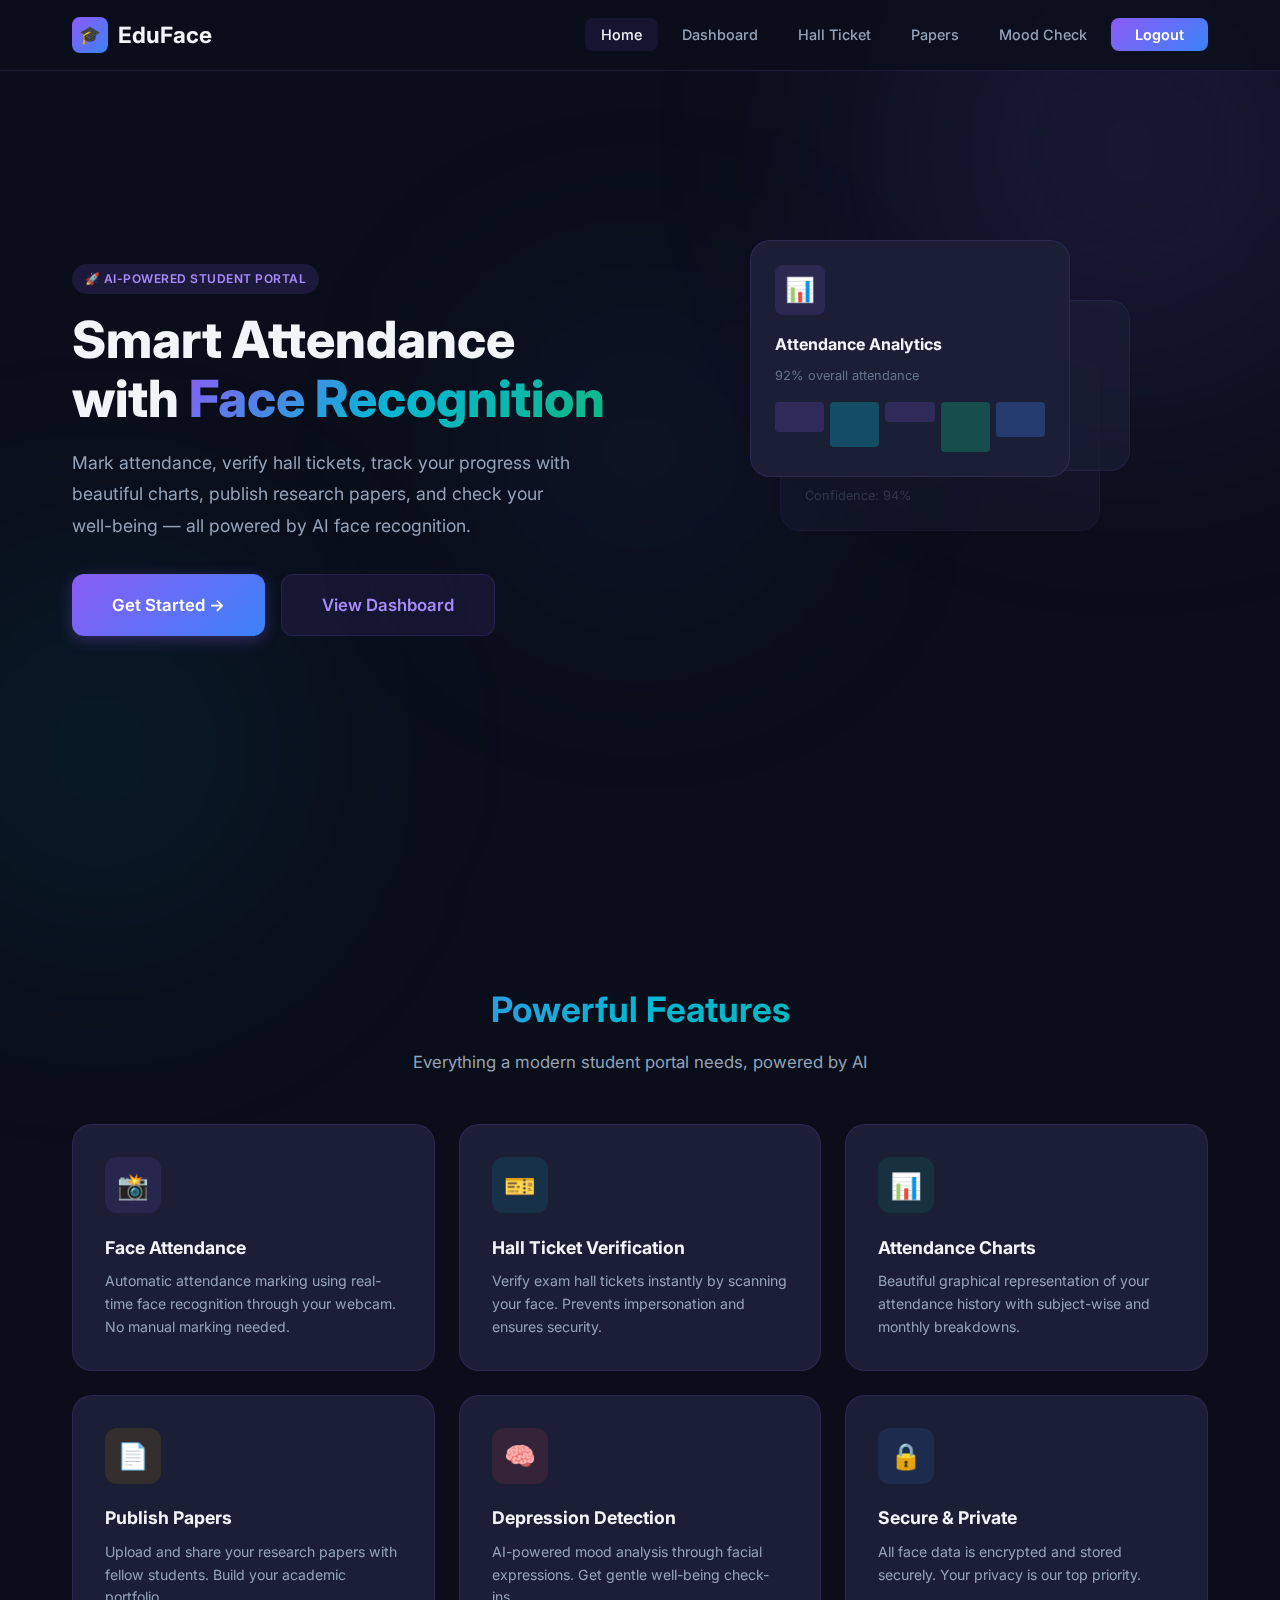
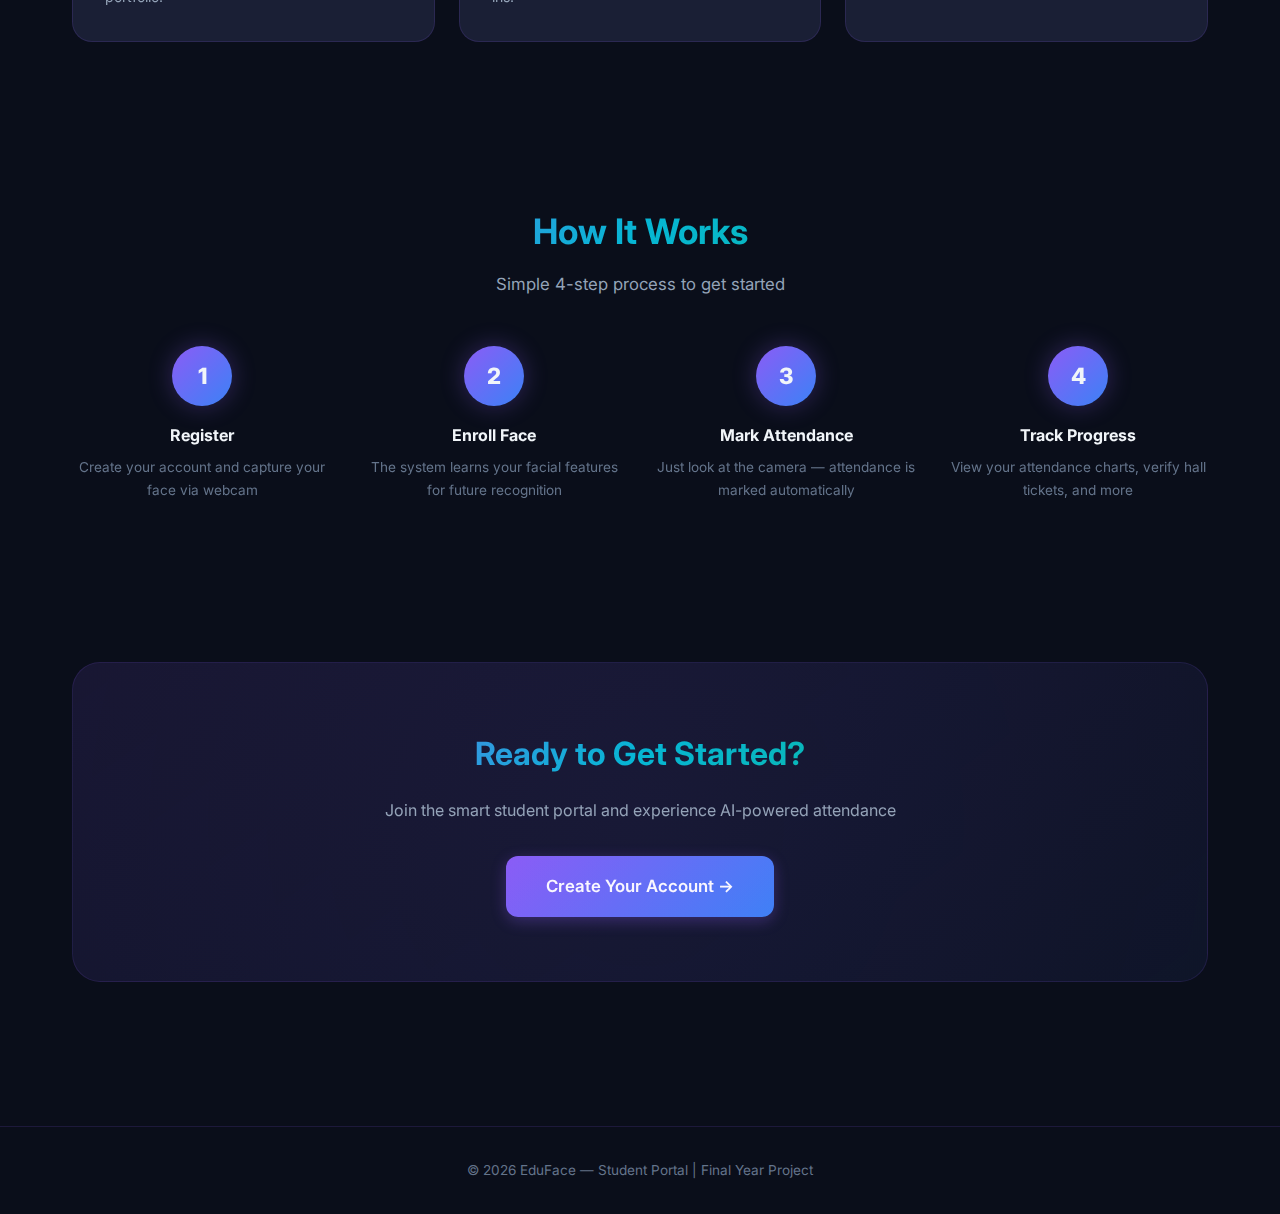
<file: index.html>
<!DOCTYPE html>
<html lang="en">

<head>
    <meta charset="UTF-8">
    <meta name="viewport" content="width=device-width, initial-scale=1.0">
    <title>EduFace — Smart Student Portal</title>
    <link rel="stylesheet" href="css/global.css">
    <style>
        /* ===== Hero ===== */
        .hero {
            min-height: 100vh;
            display: flex;
            align-items: center;
            position: relative;
            overflow: hidden;
        }

        .hero-grid {
            display: grid;
            grid-template-columns: 1fr 1fr;
            gap: 4rem;
            align-items: center;
        }

        .hero-text h1 {
            font-size: 3.2rem;
            font-weight: 800;
            line-height: 1.15;
            margin-bottom: 1.2rem;
        }

        .hero-text p {
            color: var(--text-secondary);
            font-size: 1.1rem;
            line-height: 1.8;
            margin-bottom: 2rem;
            max-width: 500px;
        }

        .hero-actions {
            display: flex;
            gap: 1rem;
            flex-wrap: wrap;
        }

        .hero-visual {
            position: relative;
            display: flex;
            justify-content: center;
        }

        .hero-card-stack {
            position: relative;
            width: 380px;
            height: 420px;
        }

        .hero-card-stack .hcard {
            position: absolute;
            width: 320px;
            background: var(--bg-card);
            border: 1px solid var(--border-color);
            border-radius: var(--radius-lg);
            padding: 1.5rem;
            animation: float 4s ease-in-out infinite;
        }

        .hcard-1 {
            top: 0;
            left: 0;
            z-index: 3;
            animation-delay: 0s;
        }

        .hcard-2 {
            top: 60px;
            left: 60px;
            z-index: 2;
            opacity: 0.7;
            animation-delay: 1s;
        }

        .hcard-3 {
            top: 120px;
            left: 30px;
            z-index: 1;
            opacity: 0.4;
            animation-delay: 2s;
        }

        .hcard .hcard-icon {
            width: 50px;
            height: 50px;
            border-radius: var(--radius-sm);
            display: grid;
            place-items: center;
            font-size: 1.5rem;
            margin-bottom: 1rem;
        }

        .hcard h3 {
            font-size: 1rem;
            margin-bottom: 0.4rem;
        }

        .hcard p {
            font-size: 0.8rem;
            color: var(--text-muted);
        }

        .hcard .bar-row {
            display: flex;
            gap: 6px;
            margin-top: 1rem;
        }

        .hcard .bar {
            flex: 1;
            height: 30px;
            border-radius: 4px;
            background: rgba(139, 92, 246, 0.2);
        }

        .hcard .bar:nth-child(1) {
            height: 30px;
        }

        .hcard .bar:nth-child(2) {
            height: 45px;
            background: rgba(6, 182, 212, 0.3);
        }

        .hcard .bar:nth-child(3) {
            height: 20px;
        }

        .hcard .bar:nth-child(4) {
            height: 50px;
            background: rgba(16, 185, 129, 0.3);
        }

        .hcard .bar:nth-child(5) {
            height: 35px;
            background: rgba(59, 130, 246, 0.3);
        }

        @keyframes float {

            0%,
            100% {
                transform: translateY(0);
            }

            50% {
                transform: translateY(-12px);
            }
        }

        /* ===== Features ===== */
        .features {
            padding: 5rem 0;
        }

        .feature-grid {
            display: grid;
            grid-template-columns: repeat(3, 1fr);
            gap: 1.5rem;
        }

        .feature-card {
            background: var(--bg-card);
            border: 1px solid var(--border-color);
            border-radius: var(--radius-lg);
            padding: 2rem;
            transition: var(--transition);
            position: relative;
            overflow: hidden;
        }

        .feature-card::before {
            content: '';
            position: absolute;
            top: 0;
            left: 0;
            right: 0;
            height: 3px;
            background: var(--gradient-primary);
            opacity: 0;
            transition: var(--transition);
        }

        .feature-card:hover {
            border-color: var(--border-glow);
            transform: translateY(-6px);
            box-shadow: var(--shadow-glow);
        }

        .feature-card:hover::before {
            opacity: 1;
        }

        .feature-icon {
            width: 56px;
            height: 56px;
            border-radius: var(--radius-md);
            display: grid;
            place-items: center;
            font-size: 1.6rem;
            margin-bottom: 1.2rem;
        }

        .feature-card h3 {
            font-size: 1.1rem;
            margin-bottom: 0.5rem;
        }

        .feature-card p {
            color: var(--text-secondary);
            font-size: 0.88rem;
            line-height: 1.6;
        }

        /* ===== How It Works ===== */
        .how-it-works {
            padding: 5rem 0;
        }

        .steps-row {
            display: grid;
            grid-template-columns: repeat(4, 1fr);
            gap: 2rem;
            margin-top: 2rem;
        }

        .step {
            text-align: center;
            position: relative;
        }

        .step-num {
            width: 60px;
            height: 60px;
            border-radius: 50%;
            background: var(--gradient-primary);
            display: grid;
            place-items: center;
            font-size: 1.4rem;
            font-weight: 800;
            margin: 0 auto 1rem;
            box-shadow: 0 0 25px rgba(139, 92, 246, 0.3);
        }

        .step h4 {
            margin-bottom: 0.4rem;
        }

        .step p {
            color: var(--text-muted);
            font-size: 0.85rem;
        }

        /* ===== CTA ===== */
        .cta-section {
            padding: 5rem 0;
        }

        .cta-box {
            background: var(--gradient-card);
            border: 1px solid var(--border-color);
            border-radius: var(--radius-xl);
            padding: 4rem 3rem;
            text-align: center;
            position: relative;
            overflow: hidden;
        }

        .cta-box::before {
            content: '';
            position: absolute;
            top: -50%;
            left: -50%;
            width: 200%;
            height: 200%;
            background: radial-gradient(circle, rgba(139, 92, 246, 0.06) 0%, transparent 70%);
        }

        .cta-box h2 {
            font-size: 2rem;
            margin-bottom: 1rem;
            position: relative;
        }

        .cta-box p {
            color: var(--text-secondary);
            margin-bottom: 2rem;
            position: relative;
        }

        @media (max-width: 768px) {
            .hero-grid {
                grid-template-columns: 1fr;
                text-align: center;
            }

            .hero-text h1 {
                font-size: 2rem;
            }

            .hero-text p {
                margin: 0 auto 2rem;
            }

            .hero-actions {
                justify-content: center;
            }

            .hero-visual {
                display: none;
            }

            .feature-grid {
                grid-template-columns: 1fr;
            }

            .steps-row {
                grid-template-columns: repeat(2, 1fr);
            }
        }
    </style>
</head>

<body>
    <div id="nav"></div>
    <div class="bg-glow glow-1"></div>
    <div class="bg-glow glow-2"></div>
    <div class="bg-glow glow-3"></div>

    <!-- Hero -->
    <section class="hero">
        <div class="container">
            <div class="hero-grid">
                <div class="hero-text">
                    <div class="badge badge-purple mb-2">🚀 AI-Powered Student Portal</div>
                    <h1>Smart Attendance with <span class="text-gradient">Face Recognition</span></h1>
                    <p>Mark attendance, verify hall tickets, track your progress with beautiful charts, publish research
                        papers, and check your well-being — all powered by AI face recognition.</p>
                    <div class="hero-actions">
                        <a href="register.html" class="btn btn-primary btn-lg">Get Started →</a>
                        <a href="dashboard.html" class="btn btn-secondary btn-lg">View Dashboard</a>
                    </div>
                </div>
                <div class="hero-visual">
                    <div class="hero-card-stack">
                        <div class="hcard hcard-1">
                            <div class="hcard-icon" style="background:rgba(139,92,246,0.15)">📊</div>
                            <h3>Attendance Analytics</h3>
                            <p>92% overall attendance</p>
                            <div class="bar-row">
                                <div class="bar"></div>
                                <div class="bar"></div>
                                <div class="bar"></div>
                                <div class="bar"></div>
                                <div class="bar"></div>
                            </div>
                        </div>
                        <div class="hcard hcard-2">
                            <div class="hcard-icon" style="background:rgba(16,185,129,0.15)">✅</div>
                            <h3>Hall Ticket Verified</h3>
                            <p>Face matched • Seat A-12</p>
                        </div>
                        <div class="hcard hcard-3">
                            <div class="hcard-icon" style="background:rgba(59,130,246,0.15)">😊</div>
                            <h3>Mood: Happy</h3>
                            <p>Confidence: 94%</p>
                        </div>
                    </div>
                </div>
            </div>
        </div>
    </section>

    <!-- Features -->
    <section class="features" id="features">
        <div class="container">
            <div class="section-header">
                <h2>Powerful Features</h2>
                <p>Everything a modern student portal needs, powered by AI</p>
            </div>
            <div class="feature-grid">
                <div class="feature-card">
                    <div class="feature-icon" style="background:rgba(139,92,246,0.12)">📸</div>
                    <h3>Face Attendance</h3>
                    <p>Automatic attendance marking using real-time face recognition through your webcam. No manual
                        marking needed.</p>
                </div>
                <div class="feature-card">
                    <div class="feature-icon" style="background:rgba(6,182,212,0.12)">🎫</div>
                    <h3>Hall Ticket Verification</h3>
                    <p>Verify exam hall tickets instantly by scanning your face. Prevents impersonation and ensures
                        security.</p>
                </div>
                <div class="feature-card">
                    <div class="feature-icon" style="background:rgba(16,185,129,0.12)">📊</div>
                    <h3>Attendance Charts</h3>
                    <p>Beautiful graphical representation of your attendance history with subject-wise and monthly
                        breakdowns.</p>
                </div>
                <div class="feature-card">
                    <div class="feature-icon" style="background:rgba(245,158,11,0.12)">📄</div>
                    <h3>Publish Papers</h3>
                    <p>Upload and share your research papers with fellow students. Build your academic portfolio.</p>
                </div>
                <div class="feature-card">
                    <div class="feature-icon" style="background:rgba(244,63,94,0.12)">🧠</div>
                    <h3>Depression Detection</h3>
                    <p>AI-powered mood analysis through facial expressions. Get gentle well-being check-ins.</p>
                </div>
                <div class="feature-card">
                    <div class="feature-icon" style="background:rgba(59,130,246,0.12)">🔒</div>
                    <h3>Secure & Private</h3>
                    <p>All face data is encrypted and stored securely. Your privacy is our top priority.</p>
                </div>
            </div>
        </div>
    </section>

    <!-- How It Works -->
    <section class="how-it-works">
        <div class="container">
            <div class="section-header">
                <h2>How It Works</h2>
                <p>Simple 4-step process to get started</p>
            </div>
            <div class="steps-row">
                <div class="step">
                    <div class="step-num">1</div>
                    <h4>Register</h4>
                    <p>Create your account and capture your face via webcam</p>
                </div>
                <div class="step">
                    <div class="step-num">2</div>
                    <h4>Enroll Face</h4>
                    <p>The system learns your facial features for future recognition</p>
                </div>
                <div class="step">
                    <div class="step-num">3</div>
                    <h4>Mark Attendance</h4>
                    <p>Just look at the camera — attendance is marked automatically</p>
                </div>
                <div class="step">
                    <div class="step-num">4</div>
                    <h4>Track Progress</h4>
                    <p>View your attendance charts, verify hall tickets, and more</p>
                </div>
            </div>
        </div>
    </section>

    <!-- CTA -->
    <section class="cta-section">
        <div class="container">
            <div class="cta-box">
                <h2 class="text-gradient">Ready to Get Started?</h2>
                <p>Join the smart student portal and experience AI-powered attendance</p>
                <a href="register.html" class="btn btn-primary btn-lg">Create Your Account →</a>
            </div>
        </div>
    </section>

    <div id="footer"></div>

    <script src="js/app.js"></script>
    <script>
        document.getElementById('nav').innerHTML = renderNavbar('home');
        document.getElementById('footer').innerHTML = renderFooter();
    </script>
</body>

</html>
</file>
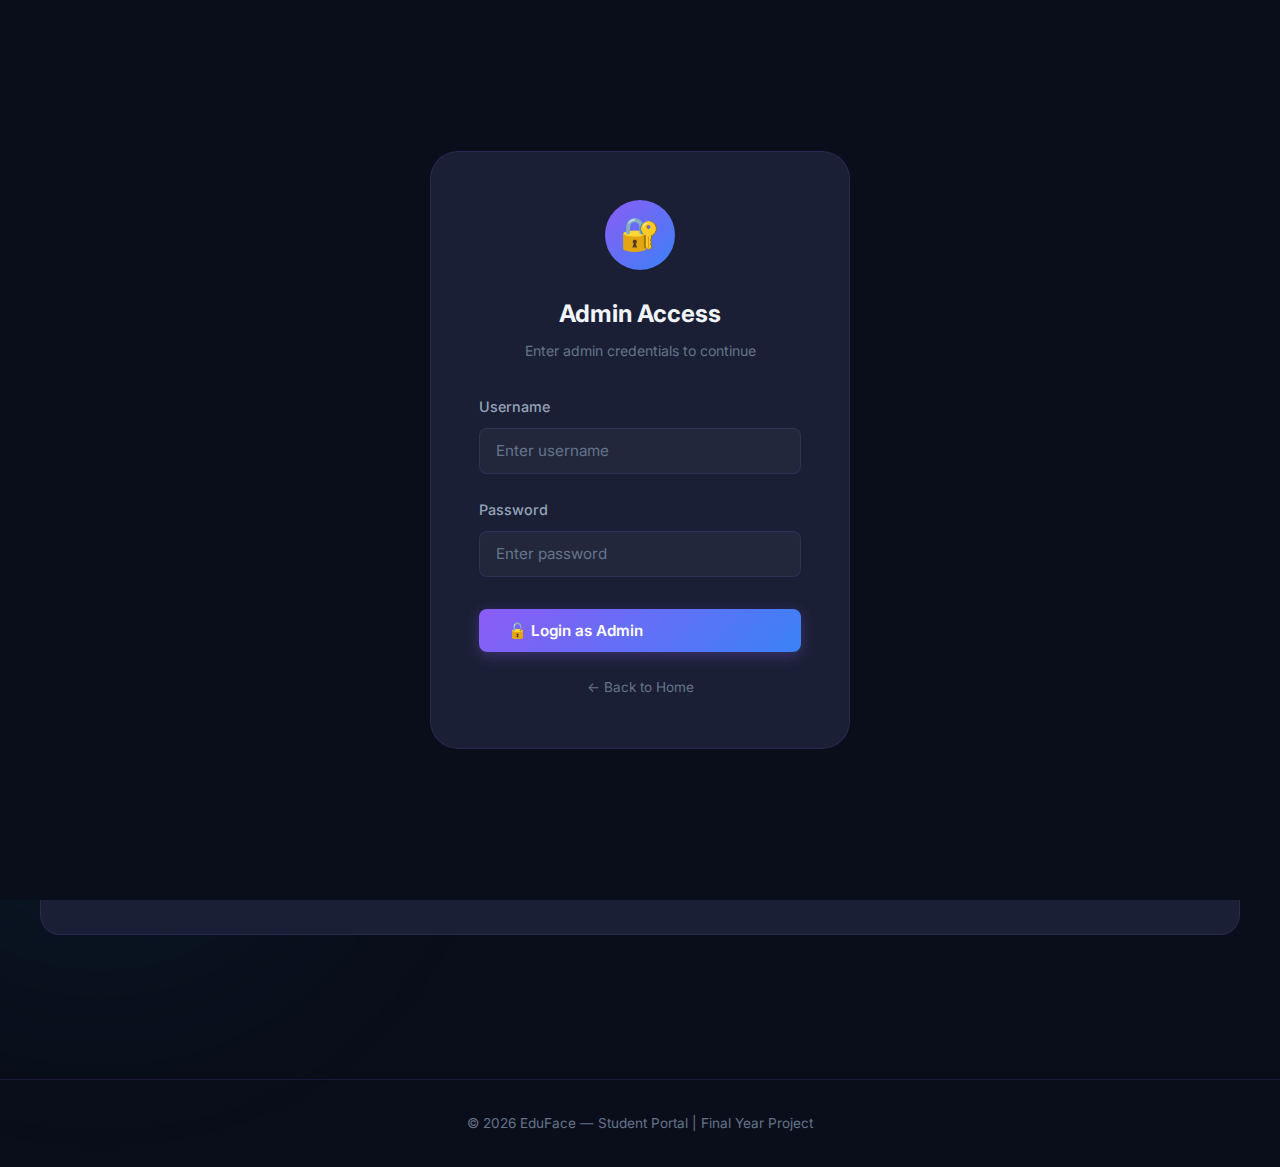
<file: admin.html>
<!DOCTYPE html>
<html lang="en">

<head>
    <meta charset="UTF-8">
    <meta name="viewport" content="width=device-width, initial-scale=1.0">
    <title>Admin Panel — EduFace</title>
    <link rel="stylesheet" href="css/global.css">
    <style>
        .admin-page {
            padding: 6rem 0 3rem;
        }

        .admin-header {
            display: flex;
            align-items: center;
            justify-content: space-between;
            margin-bottom: 2rem;
            flex-wrap: wrap;
            gap: 1rem;
        }

        .admin-header h1 {
            font-size: 1.8rem;
            display: flex;
            align-items: center;
            gap: 0.6rem;
        }

        .admin-header .admin-badge {
            background: linear-gradient(135deg, #f43f5e, #e11d48);
            color: #fff;
            font-size: 0.7rem;
            font-weight: 700;
            padding: 0.25rem 0.8rem;
            border-radius: 50px;
            text-transform: uppercase;
            letter-spacing: 1px;
        }

        /* Tab Navigation */
        .admin-tabs {
            display: flex;
            gap: 0.3rem;
            background: var(--bg-card);
            border: 1px solid var(--border-color);
            border-radius: var(--radius-md);
            padding: 0.3rem;
            margin-bottom: 2rem;
            overflow-x: auto;
        }

        .admin-tabs button {
            background: none;
            border: none;
            color: var(--text-secondary);
            padding: 0.7rem 1.3rem;
            border-radius: var(--radius-sm);
            font-family: 'Inter', sans-serif;
            font-size: 0.88rem;
            font-weight: 500;
            cursor: pointer;
            transition: var(--transition);
            white-space: nowrap;
        }

        .admin-tabs button:hover {
            color: var(--text-primary);
            background: rgba(139, 92, 246, 0.08);
        }

        .admin-tabs button.active {
            background: var(--gradient-primary);
            color: #fff;
            font-weight: 600;
        }

        .tab-panel {
            display: none;
        }

        .tab-panel.active {
            display: block;
        }

        /* Overview Stats */
        .overview-stats {
            display: grid;
            grid-template-columns: repeat(4, 1fr);
            gap: 1.2rem;
            margin-bottom: 2rem;
        }

        .ov-stat {
            background: var(--bg-card);
            border: 1px solid var(--border-color);
            border-radius: var(--radius-md);
            padding: 1.5rem;
            text-align: center;
            transition: var(--transition);
        }

        .ov-stat:hover {
            border-color: var(--border-glow);
            box-shadow: var(--shadow-glow);
            transform: translateY(-3px);
        }

        .ov-stat .ov-icon {
            font-size: 2rem;
            margin-bottom: 0.5rem;
        }

        .ov-stat .ov-value {
            font-size: 2rem;
            font-weight: 800;
            background: var(--gradient-primary);
            -webkit-background-clip: text;
            -webkit-text-fill-color: transparent;
            background-clip: text;
        }

        .ov-stat .ov-label {
            color: var(--text-muted);
            font-size: 0.85rem;
            margin-top: 0.2rem;
        }

        /* Announcement Form */
        .ann-form-card {
            background: var(--bg-card);
            border: 1px solid var(--border-color);
            border-radius: var(--radius-lg);
            padding: 2rem;
            margin-bottom: 2rem;
        }

        .ann-form-card h3 {
            font-size: 1.1rem;
            margin-bottom: 1.2rem;
            display: flex;
            align-items: center;
            gap: 0.5rem;
        }

        .form-row {
            display: grid;
            grid-template-columns: 1fr 1fr;
            gap: 1rem;
        }

        .priority-selector {
            display: flex;
            gap: 0.5rem;
        }

        .priority-selector label {
            display: flex;
            align-items: center;
            gap: 0.4rem;
            padding: 0.5rem 1rem;
            border: 1px solid var(--border-color);
            border-radius: var(--radius-sm);
            cursor: pointer;
            font-size: 0.85rem;
            transition: var(--transition);
        }

        .priority-selector label:hover {
            border-color: var(--border-glow);
        }

        .priority-selector input[type="radio"] {
            display: none;
        }

        .priority-selector input:checked+label,
        .priority-selector label.selected {
            border-color: var(--accent-purple);
            background: rgba(139, 92, 246, 0.1);
            color: var(--text-primary);
        }

        /* Existing Announcements List */
        .manage-ann-list {
            display: flex;
            flex-direction: column;
            gap: 0.8rem;
        }

        .manage-ann-item {
            background: var(--bg-card);
            border: 1px solid var(--border-color);
            border-radius: var(--radius-md);
            padding: 1.2rem 1.5rem;
            display: flex;
            align-items: center;
            justify-content: space-between;
            gap: 1rem;
            transition: var(--transition);
        }

        .manage-ann-item:hover {
            border-color: var(--border-glow);
        }

        .manage-ann-item .ann-info {
            flex: 1;
        }

        .manage-ann-item .ann-info h4 {
            font-size: 0.92rem;
            margin-bottom: 0.2rem;
        }

        .manage-ann-item .ann-info p {
            font-size: 0.78rem;
            color: var(--text-muted);
        }

        .manage-ann-item .ann-actions {
            display: flex;
            gap: 0.5rem;
            flex-shrink: 0;
        }

        .btn-icon {
            width: 36px;
            height: 36px;
            display: grid;
            place-items: center;
            border-radius: var(--radius-sm);
            border: 1px solid var(--border-color);
            background: none;
            color: var(--text-secondary);
            cursor: pointer;
            font-size: 1rem;
            transition: var(--transition);
        }

        .btn-icon:hover {
            border-color: var(--accent-rose);
            color: var(--accent-rose);
            background: rgba(244, 63, 94, 0.1);
        }

        /* Students Table */
        .students-table-wrap {
            background: var(--bg-card);
            border: 1px solid var(--border-color);
            border-radius: var(--radius-lg);
            overflow: hidden;
        }

        .students-table {
            width: 100%;
            border-collapse: collapse;
        }

        .students-table th {
            background: rgba(139, 92, 246, 0.08);
            padding: 1rem 1.2rem;
            text-align: left;
            font-size: 0.8rem;
            font-weight: 600;
            text-transform: uppercase;
            letter-spacing: 0.5px;
            color: var(--text-secondary);
        }

        .students-table td {
            padding: 1rem 1.2rem;
            border-top: 1px solid var(--border-color);
            font-size: 0.88rem;
        }

        .students-table tr:hover td {
            background: rgba(139, 92, 246, 0.03);
        }

        .student-name {
            display: flex;
            align-items: center;
            gap: 0.6rem;
        }

        .student-avatar {
            width: 32px;
            height: 32px;
            border-radius: 50%;
            background: var(--gradient-primary);
            display: grid;
            place-items: center;
            font-size: 0.8rem;
            font-weight: 700;
            color: #fff;
        }

        /* Attendance Overview */
        .att-cards {
            display: grid;
            grid-template-columns: repeat(auto-fill, minmax(280px, 1fr));
            gap: 1.2rem;
        }

        .att-subject-card {
            background: var(--bg-card);
            border: 1px solid var(--border-color);
            border-radius: var(--radius-md);
            padding: 1.5rem;
        }

        .att-subject-card h4 {
            font-size: 0.95rem;
            margin-bottom: 0.8rem;
        }

        .att-bar {
            height: 8px;
            background: rgba(255, 255, 255, 0.06);
            border-radius: 50px;
            overflow: hidden;
            margin-bottom: 0.5rem;
        }

        .att-bar-fill {
            height: 100%;
            border-radius: 50px;
            transition: width 1s ease;
        }

        .att-bar-fill.high {
            background: var(--accent-green);
        }

        .att-bar-fill.medium {
            background: var(--accent-amber);
        }

        .att-bar-fill.low {
            background: var(--accent-rose);
        }

        .att-stat-row {
            display: flex;
            justify-content: space-between;
            font-size: 0.8rem;
            color: var(--text-muted);
        }

        @media (max-width: 768px) {
            .overview-stats {
                grid-template-columns: repeat(2, 1fr);
            }

            .form-row {
                grid-template-columns: 1fr;
            }

            .admin-tabs {
                gap: 0;
            }

            .students-table {
                font-size: 0.8rem;
            }

            .students-table th,
            .students-table td {
                padding: 0.7rem;
            }
        }

        @media (max-width: 500px) {
            .overview-stats {
                grid-template-columns: 1fr;
            }
        }

        /* Admin Login Overlay */
        .admin-login-overlay {
            position: fixed;
            inset: 0;
            z-index: 9999;
            background: var(--bg-primary);
            display: flex;
            align-items: center;
            justify-content: center;
        }

        .admin-login-overlay.hidden {
            display: none;
        }

        .admin-login-box {
            background: var(--bg-card);
            border: 1px solid var(--border-color);
            border-radius: var(--radius-xl);
            padding: 3rem;
            width: 90%;
            max-width: 420px;
            text-align: center;
            position: relative;
            animation: modalIn 0.3s ease;
        }

        .admin-login-box .lock-icon {
            width: 70px;
            height: 70px;
            background: var(--gradient-primary);
            border-radius: 50%;
            display: grid;
            place-items: center;
            font-size: 2rem;
            margin: 0 auto 1.5rem;
        }

        .admin-login-box h2 {
            font-size: 1.5rem;
            margin-bottom: 0.3rem;
        }

        .admin-login-box .subtitle {
            color: var(--text-muted);
            font-size: 0.88rem;
            margin-bottom: 2rem;
        }

        .admin-login-box .login-error {
            color: var(--accent-rose);
            font-size: 0.85rem;
            margin-top: 0.8rem;
            display: none;
        }

        .admin-login-box .login-error.show {
            display: block;
        }

        .admin-login-box .back-link {
            display: inline-block;
            margin-top: 1.5rem;
            color: var(--text-muted);
            font-size: 0.85rem;
            text-decoration: none;
        }

        .admin-login-box .back-link:hover {
            color: var(--accent-purple-light);
        }
    </style>
</head>

<body>
    <div id="nav"></div>
    <div class="bg-glow glow-1"></div>
    <div class="bg-glow glow-2"></div>

    <!-- Admin Login Overlay -->
    <div class="admin-login-overlay" id="adminLoginOverlay">
        <div class="admin-login-box">
            <div class="lock-icon">🔐</div>
            <h2>Admin Access</h2>
            <p class="subtitle">Enter admin credentials to continue</p>
            <form onsubmit="adminLogin(event)">
                <div class="form-group" style="text-align:left;">
                    <label>Username</label>
                    <input type="text" class="form-input" id="adminUsername" placeholder="Enter username" required
                        autocomplete="off">
                </div>
                <div class="form-group" style="text-align:left;">
                    <label>Password</label>
                    <input type="password" class="form-input" id="adminPassword" placeholder="Enter password" required>
                </div>
                <button type="submit" class="btn btn-primary" style="width:100%; margin-top:0.5rem;">🔓 Login as
                    Admin</button>
                <p class="login-error" id="loginError">❌ Invalid username or password</p>
            </form>
            <a href="index.html" class="back-link">← Back to Home</a>
        </div>
    </div>

    <div class="page-content">
        <div class="container admin-page">
            <!-- Header -->
            <div class="admin-header">
                <h1>⚙️ Admin Panel <span class="admin-badge">Admin</span></h1>
                <div style="display:flex; gap:0.6rem;">
                    <button class="btn btn-outline" onclick="window.location.href='dashboard.html'">← Dashboard</button>
                    <button class="btn btn-danger" onclick="adminLogout()"
                        style="padding:0.6rem 1.2rem; font-size:0.85rem;">🚪 Logout Admin</button>
                </div>
            </div>

            <!-- Tabs -->
            <div class="admin-tabs" id="adminTabs">
                <button class="active" onclick="switchTab('overview')">📊 Overview</button>
                <button onclick="switchTab('announcements')">📢 Announcements</button>
                <button onclick="switchTab('students')">👥 Students</button>
                <button onclick="switchTab('attendance')">📋 Attendance</button>
            </div>

            <!-- Overview Tab -->
            <div class="tab-panel active" id="tab-overview">
                <div class="overview-stats" id="overviewStats"></div>

                <div class="ann-form-card">
                    <h3>📌 Recent Activity</h3>
                    <div id="recentActivity"></div>
                </div>
            </div>

            <!-- Announcements Tab -->
            <div class="tab-panel" id="tab-announcements">
                <!-- Post New -->
                <div class="ann-form-card">
                    <h3>✏️ Post New Announcement</h3>
                    <form onsubmit="postAnnouncement(event)">
                        <div class="form-group">
                            <label>Title</label>
                            <input type="text" class="form-input" id="annTitle"
                                placeholder="e.g. Exam schedule released" required>
                        </div>
                        <div class="form-row">
                            <div class="form-group">
                                <label>Author / Department</label>
                                <input type="text" class="form-input" id="annAuthor" placeholder="e.g. Examination Cell"
                                    required>
                            </div>
                            <div class="form-group">
                                <label>Priority</label>
                                <select class="form-input" id="annPriority">
                                    <option value="info">ℹ️ Info</option>
                                    <option value="important">⚠️ Important</option>
                                    <option value="urgent">🚨 Urgent</option>
                                </select>
                            </div>
                        </div>
                        <div class="form-group">
                            <label>Message</label>
                            <textarea class="form-input" id="annMessage"
                                placeholder="Write the full announcement message..." required></textarea>
                        </div>
                        <div class="form-group">
                            <label>Icon (emoji)</label>
                            <input type="text" class="form-input" id="annIcon" placeholder="📢" value="📢"
                                style="width:80px;">
                        </div>
                        <button type="submit" class="btn btn-primary">📤 Post Announcement</button>
                    </form>
                </div>

                <!-- Existing Announcements -->
                <h3 style="margin-bottom:1rem; color:var(--text-secondary);">📋 Manage Existing Announcements</h3>
                <div class="manage-ann-list" id="manageAnnList"></div>
            </div>

            <!-- Students Tab -->
            <div class="tab-panel" id="tab-students">
                <div
                    style="display:flex; justify-content:space-between; align-items:center; margin-bottom:1.2rem; flex-wrap:wrap; gap:0.8rem;">
                    <h3 style="color:var(--text-secondary);">👥 Registered Students</h3>
                    <span id="studentCount" class="badge badge-purple"></span>
                </div>
                <div class="students-table-wrap">
                    <table class="students-table" id="studentsTable">
                        <thead>
                            <tr>
                                <th>Student</th>
                                <th>Roll No</th>
                                <th>Department</th>
                                <th>Year</th>
                                <th>Email</th>
                                <th>Attendance</th>
                            </tr>
                        </thead>
                        <tbody id="studentsBody"></tbody>
                    </table>
                </div>
            </div>

            <!-- Attendance Tab -->
            <div class="tab-panel" id="tab-attendance">
                <h3 style="margin-bottom:1.2rem; color:var(--text-secondary);">📊 Subject-wise Attendance Overview</h3>
                <div class="att-cards" id="attCards"></div>
            </div>
        </div>
    </div>

    <div id="footer"></div>

    <script src="js/app.js"></script>
    <script>
        // ===== Admin Credentials (demo) =====
        const ADMIN_CREDS = { username: 'admin', password: 'admin123' };

        // Check if already logged in as admin
        const adminUser = DB.getOne('adminUser');
        if (adminUser) {
            document.getElementById('adminLoginOverlay').classList.add('hidden');
        }

        function adminLogin(e) {
            e.preventDefault();
            const username = document.getElementById('adminUsername').value.trim();
            const password = document.getElementById('adminPassword').value;

            if (username === ADMIN_CREDS.username && password === ADMIN_CREDS.password) {
                DB.setOne('adminUser', { name: 'Admin', role: 'admin', loggedInAt: new Date().toISOString() });
                document.getElementById('adminLoginOverlay').classList.add('hidden');
                document.getElementById('nav').innerHTML = renderNavbar('admin');
                showToast('Welcome, Admin! 🎉', 'success');
            } else {
                document.getElementById('loginError').classList.add('show');
                setTimeout(() => document.getElementById('loginError').classList.remove('show'), 3000);
            }
        }

        function adminLogout() {
            localStorage.removeItem('adminUser');
            showToast('Admin logged out', 'info');
            window.location.href = 'index.html';
        }

        document.getElementById('nav').innerHTML = renderNavbar('admin');
        document.getElementById('footer').innerHTML = renderFooter();

        const students = DB.get('students');
        const attendance = DB.get('attendance');
        const announcements = DB.get('announcements');
        const papers = DB.get('papers');

        // ===== Tab Switching =====
        function switchTab(tabName) {
            document.querySelectorAll('.tab-panel').forEach(p => p.classList.remove('active'));
            document.querySelectorAll('.admin-tabs button').forEach(b => b.classList.remove('active'));
            document.getElementById('tab-' + tabName).classList.add('active');
            // Find and activate the clicked button
            const buttons = document.querySelectorAll('.admin-tabs button');
            const tabMap = ['overview', 'announcements', 'students', 'attendance'];
            const idx = tabMap.indexOf(tabName);
            if (idx >= 0) buttons[idx].classList.add('active');
        }

        // ===== Overview =====
        const totalStudents = students.length;
        const totalAttendance = attendance.length;
        const totalAnns = announcements.length;
        const totalPapers = papers.length;

        document.getElementById('overviewStats').innerHTML = `
            <div class="ov-stat">
                <div class="ov-icon">👥</div>
                <div class="ov-value">${totalStudents}</div>
                <div class="ov-label">Total Students</div>
            </div>
            <div class="ov-stat">
                <div class="ov-icon">📊</div>
                <div class="ov-value">${totalAttendance}</div>
                <div class="ov-label">Attendance Records</div>
            </div>
            <div class="ov-stat">
                <div class="ov-icon">📢</div>
                <div class="ov-value">${totalAnns}</div>
                <div class="ov-label">Announcements</div>
            </div>
            <div class="ov-stat">
                <div class="ov-icon">📄</div>
                <div class="ov-value">${totalPapers}</div>
                <div class="ov-label">Papers Published</div>
            </div>
        `;

        // Recent activity
        const recentActs = [];
        announcements.slice(0, 3).forEach(a => recentActs.push({ text: `Announcement: ${a.title}`, date: a.date, icon: '📢' }));
        papers.slice(0, 2).forEach(p => {
            const author = students.find(s => s.id === p.studentId);
            recentActs.push({ text: `Paper published by ${author ? author.name : 'Unknown'}: ${p.title}`, date: p.date, icon: '📄' });
        });
        recentActs.sort((a, b) => new Date(b.date) - new Date(a.date));

        document.getElementById('recentActivity').innerHTML = recentActs.length > 0
            ? recentActs.map(a => `
                <div class="recent-item">
                    <div class="ri-left">
                        <div class="ri-icon" style="background:rgba(139,92,246,0.12)">${a.icon}</div>
                        <div class="ri-text">
                            <h4>${a.text}</h4>
                            <p>${a.date}</p>
                        </div>
                    </div>
                </div>
            `).join('')
            : '<p style="color:var(--text-muted)">No recent activity</p>';

        // ===== Announcements Management =====
        function renderAnnManage() {
            const anns = DB.get('announcements');
            const list = document.getElementById('manageAnnList');
            if (anns.length === 0) {
                list.innerHTML = '<p style="color:var(--text-muted); text-align:center; padding:2rem;">No announcements yet. Post one above!</p>';
                return;
            }
            list.innerHTML = anns.map(a => `
                <div class="manage-ann-item">
                    <div class="ann-info">
                        <h4>${a.icon} ${a.title}</h4>
                        <p>${a.author} • ${a.date} • <span class="badge badge-${a.priority === 'urgent' ? 'rose' : a.priority === 'important' ? 'amber' : 'blue'}" style="font-size:0.65rem;">${a.priority}</span></p>
                    </div>
                    <div class="ann-actions">
                        <button class="btn-icon" title="Delete" onclick="deleteAnnouncement('${a.id}')">🗑️</button>
                    </div>
                </div>
            `).join('');
        }

        function postAnnouncement(e) {
            e.preventDefault();
            const icons = { info: 'ℹ️', important: '⚠️', urgent: '🚨' };
            const priority = document.getElementById('annPriority').value;
            const customIcon = document.getElementById('annIcon').value.trim();

            const ann = {
                id: 'ann-' + Date.now(),
                title: document.getElementById('annTitle').value,
                message: document.getElementById('annMessage').value,
                priority: priority,
                author: document.getElementById('annAuthor').value,
                date: new Date().toISOString().split('T')[0],
                icon: customIcon || icons[priority] || '📢'
            };

            const anns = DB.get('announcements');
            anns.unshift(ann);
            DB.set('announcements', anns);

            showToast('Announcement posted successfully! 📢', 'success');
            e.target.reset();
            document.getElementById('annIcon').value = '📢';
            renderAnnManage();
        }

        function deleteAnnouncement(id) {
            if (!confirm('Delete this announcement?')) return;
            let anns = DB.get('announcements');
            anns = anns.filter(a => a.id !== id);
            DB.set('announcements', anns);
            showToast('Announcement deleted', 'info');
            renderAnnManage();
        }

        renderAnnManage();

        // ===== Students Table =====
        document.getElementById('studentCount').textContent = `${totalStudents} students`;

        const subjects = ['Machine Learning', 'Cloud Computing', 'Cyber Security', 'Software Eng.'];

        document.getElementById('studentsBody').innerHTML = students.map(s => {
            const sAtt = attendance.filter(a => a.studentId === s.id);
            const sPresent = sAtt.filter(a => a.status === 'present' || a.status === 'late').length;
            const sPct = sAtt.length > 0 ? ((sPresent / sAtt.length) * 100).toFixed(1) : '0.0';
            const pctClass = sPct >= 75 ? 'badge-green' : sPct >= 60 ? 'badge-amber' : 'badge-rose';

            return `
                <tr>
                    <td>
                        <div class="student-name">
                            <div class="student-avatar">${s.name.charAt(0)}</div>
                            <span>${s.name}</span>
                        </div>
                    </td>
                    <td>${s.rollNo || '-'}</td>
                    <td>${s.department || '-'}</td>
                    <td>${s.year || '-'}</td>
                    <td>${s.email || '-'}</td>
                    <td><span class="badge ${pctClass}">${sPct}%</span></td>
                </tr>
            `;
        }).join('');

        // ===== Attendance Overview =====
        document.getElementById('attCards').innerHTML = subjects.map(sub => {
            const subAtt = attendance.filter(a => a.subject === sub);
            const present = subAtt.filter(a => a.status === 'present' || a.status === 'late').length;
            const total = subAtt.length;
            const pct = total > 0 ? ((present / total) * 100).toFixed(1) : 0;
            const barClass = pct >= 75 ? 'high' : pct >= 60 ? 'medium' : 'low';

            return `
                <div class="att-subject-card">
                    <h4>📚 ${sub}</h4>
                    <div class="att-bar">
                        <div class="att-bar-fill ${barClass}" style="width:${pct}%"></div>
                    </div>
                    <div class="att-stat-row">
                        <span>${present} / ${total} classes</span>
                        <span style="font-weight:600; color: var(--text-primary)">${pct}%</span>
                    </div>
                </div>
            `;
        }).join('');
    </script>
</body>

</html>
</file>
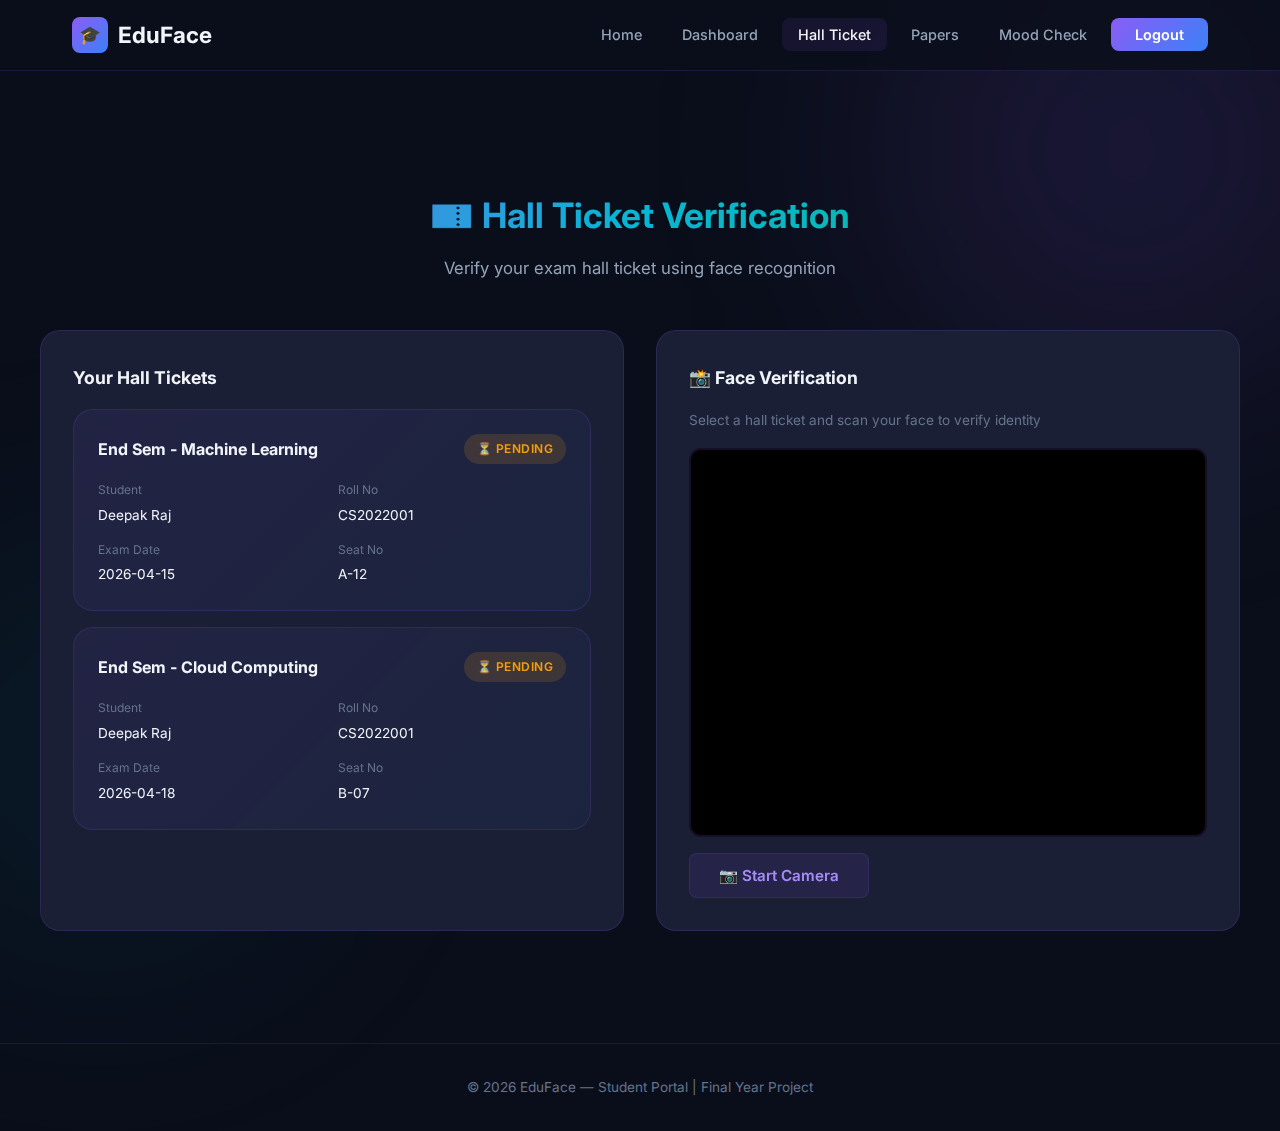
<file: hall-ticket.html>
<!DOCTYPE html>
<html lang="en">

<head>
    <meta charset="UTF-8">
    <meta name="viewport" content="width=device-width, initial-scale=1.0">
    <title>Hall Ticket Verification — EduFace</title>
    <link rel="stylesheet" href="css/global.css">
    <style>
        .ht-page {
            padding: 6rem 0 3rem;
        }

        .ht-grid {
            display: grid;
            grid-template-columns: 1fr 1fr;
            gap: 2rem;
            margin-top: 2rem;
        }

        .ht-card {
            background: var(--bg-card);
            border: 1px solid var(--border-color);
            border-radius: var(--radius-lg);
            padding: 2rem;
        }

        .ht-card h3 {
            font-size: 1.1rem;
            margin-bottom: 1rem;
        }

        /* Ticket display */
        .ticket {
            background: linear-gradient(135deg, rgba(139, 92, 246, 0.08), rgba(59, 130, 246, 0.05));
            border: 1px solid var(--border-color);
            border-radius: var(--radius-lg);
            padding: 1.5rem;
            margin-bottom: 1rem;
            position: relative;
            transition: var(--transition);
        }

        .ticket.verified {
            border-color: var(--accent-green);
            box-shadow: 0 0 20px rgba(16, 185, 129, 0.15);
        }

        .ticket .ticket-header {
            display: flex;
            justify-content: space-between;
            align-items: center;
            margin-bottom: 1rem;
        }

        .ticket .ticket-header h4 {
            font-size: 1rem;
        }

        .ticket-info {
            display: grid;
            grid-template-columns: 1fr 1fr;
            gap: 0.8rem;
        }

        .ticket-info .ti {
            font-size: 0.85rem;
        }

        .ticket-info .ti label {
            color: var(--text-muted);
            font-size: 0.75rem;
            display: block;
            margin-bottom: 0.2rem;
        }

        .verified-stamp {
            position: absolute;
            top: 1rem;
            right: 1rem;
            width: 80px;
            height: 80px;
            border: 3px solid var(--accent-green);
            border-radius: 50%;
            display: grid;
            place-items: center;
            color: var(--accent-green);
            font-weight: 800;
            font-size: 0.7rem;
            text-transform: uppercase;
            transform: rotate(-15deg);
            opacity: 0;
            transition: var(--transition);
        }

        .ticket.verified .verified-stamp {
            opacity: 1;
        }

        /* Webcam for verification */
        .verify-webcam {
            width: 100%;
            aspect-ratio: 4/3;
            border-radius: var(--radius-md);
            overflow: hidden;
            border: 2px solid var(--border-color);
            background: #000;
            position: relative;
            margin-bottom: 1rem;
        }

        .verify-webcam video {
            width: 100%;
            height: 100%;
            object-fit: cover;
            transform: scaleX(-1);
        }

        .verify-webcam .scan-line {
            position: absolute;
            top: 0;
            left: 0;
            width: 100%;
            height: 3px;
            background: var(--gradient-primary);
            animation: scanLine 2s linear infinite;
            opacity: 0;
        }

        .verify-webcam.scanning .scan-line {
            opacity: 1;
        }

        @keyframes scanLine {
            0% {
                top: 0;
            }

            100% {
                top: 100%;
            }
        }

        .verify-result {
            text-align: center;
            padding: 1.5rem;
            border-radius: var(--radius-md);
            display: none;
        }

        .verify-result.show {
            display: block;
        }

        .verify-result.success {
            background: rgba(16, 185, 129, 0.1);
            border: 1px solid rgba(16, 185, 129, 0.3);
        }

        .verify-result h3 {
            margin-bottom: 0.3rem;
        }

        .verify-result p {
            color: var(--text-secondary);
            font-size: 0.88rem;
        }

        @media (max-width: 768px) {
            .ht-grid {
                grid-template-columns: 1fr;
            }
        }
    </style>
</head>

<body>
    <div id="nav"></div>
    <div class="bg-glow glow-1"></div>
    <div class="bg-glow glow-2"></div>

    <div class="page-content">
        <div class="container ht-page">
            <div class="section-header">
                <h2>🎫 Hall Ticket Verification</h2>
                <p>Verify your exam hall ticket using face recognition</p>
            </div>

            <div class="ht-grid">
                <!-- Left: Tickets List -->
                <div class="ht-card">
                    <h3>Your Hall Tickets</h3>
                    <div id="ticketsList"></div>
                </div>

                <!-- Right: Verification -->
                <div class="ht-card">
                    <h3>📸 Face Verification</h3>
                    <p style="color:var(--text-muted); font-size:0.85rem; margin-bottom:1rem;">
                        Select a hall ticket and scan your face to verify identity
                    </p>
                    <div class="verify-webcam" id="verifyWebcam">
                        <video id="htVideo" autoplay playsinline></video>
                        <div class="scan-line"></div>
                    </div>
                    <div style="display:flex; gap:0.8rem;">
                        <button class="btn btn-secondary" onclick="startVerifyCam()" id="startVerifyBtn">📷 Start
                            Camera</button>
                        <button class="btn btn-primary" onclick="verifyFace()" id="verifyBtn" style="display:none;">🔍
                            Verify Now</button>
                    </div>
                    <div class="verify-result" id="verifyResult">
                        <h3 style="color:var(--accent-green);">✅ Identity Verified!</h3>
                        <p id="verifyMsg">Face matched successfully</p>
                    </div>
                </div>
            </div>
        </div>
    </div>

    <div id="footer"></div>

    <script src="js/app.js"></script>
    <script>
        if (!requireAuth()) throw 'Not logged in';
        document.getElementById('nav').innerHTML = renderNavbar('hall-ticket');
        document.getElementById('footer').innerHTML = renderFooter();

        const user = getCurrentUser();
        let htStream = null;
        let selectedTicketId = null;

        function renderTickets() {
            const tickets = DB.get('hallTickets').filter(t => t.studentId === user.id);
            const container = document.getElementById('ticketsList');

            if (tickets.length === 0) {
                container.innerHTML = '<p style="color:var(--text-muted)">No hall tickets assigned yet. Demo tickets are pre-loaded for the first user.</p>';
                return;
            }

            container.innerHTML = tickets.map(t => `
        <div class="ticket ${t.verified ? 'verified' : ''}" id="ticket-${t.id}" onclick="selectTicket('${t.id}')">
          <div class="ticket-header">
            <h4>${t.examName}</h4>
            ${t.verified
                    ? '<span class="badge badge-green">✅ Verified</span>'
                    : '<span class="badge badge-amber">⏳ Pending</span>'
                }
          </div>
          <div class="ticket-info">
            <div class="ti"><label>Student</label>${user.name}</div>
            <div class="ti"><label>Roll No</label>${user.rollNo}</div>
            <div class="ti"><label>Exam Date</label>${t.examDate}</div>
            <div class="ti"><label>Seat No</label>${t.seatNo}</div>
          </div>
          ${t.verified ? `<div class="verified-stamp">VERIFIED</div>` : ''}
        </div>
      `).join('');
        }

        function selectTicket(id) {
            selectedTicketId = id;
            document.querySelectorAll('.ticket').forEach(t => t.style.outline = 'none');
            document.getElementById(`ticket-${id}`).style.outline = '2px solid var(--accent-purple)';
            showToast('Ticket selected. Now verify with your face.', 'info');
        }

        function startVerifyCam() {
            navigator.mediaDevices.getUserMedia({ video: true })
                .then(stream => {
                    htStream = stream;
                    document.getElementById('htVideo').srcObject = stream;
                    document.getElementById('startVerifyBtn').style.display = 'none';
                    document.getElementById('verifyBtn').style.display = 'inline-flex';
                    document.getElementById('verifyWebcam').classList.add('scanning');
                })
                .catch(() => showToast('Camera access denied', 'error'));
        }

        function verifyFace() {
            if (!selectedTicketId) {
                showToast('Please select a hall ticket first', 'error');
                return;
            }

            // Simulate verification
            document.getElementById('verifyBtn').disabled = true;
            document.getElementById('verifyBtn').textContent = '🔄 Verifying...';

            setTimeout(() => {
                // Mark ticket as verified
                const tickets = DB.get('hallTickets');
                const idx = tickets.findIndex(t => t.id === selectedTicketId);
                if (idx >= 0) {
                    tickets[idx].verified = true;
                    tickets[idx].verifiedAt = new Date().toISOString();
                    DB.set('hallTickets', tickets);
                }

                // Show result
                const result = document.getElementById('verifyResult');
                result.classList.add('show', 'success');
                document.getElementById('verifyMsg').textContent =
                    `Face matched with ${user.name} (${user.rollNo}). Confidence: ${(92 + Math.random() * 7).toFixed(1)}%`;

                showToast('Hall ticket verified successfully!', 'success');
                document.getElementById('verifyWebcam').classList.remove('scanning');
                renderTickets();

                // Cleanup
                if (htStream) { htStream.getTracks().forEach(t => t.stop()); }
                document.getElementById('verifyBtn').style.display = 'none';
            }, 2000);
        }

        renderTickets();
    </script>
</body>

</html>
</file>
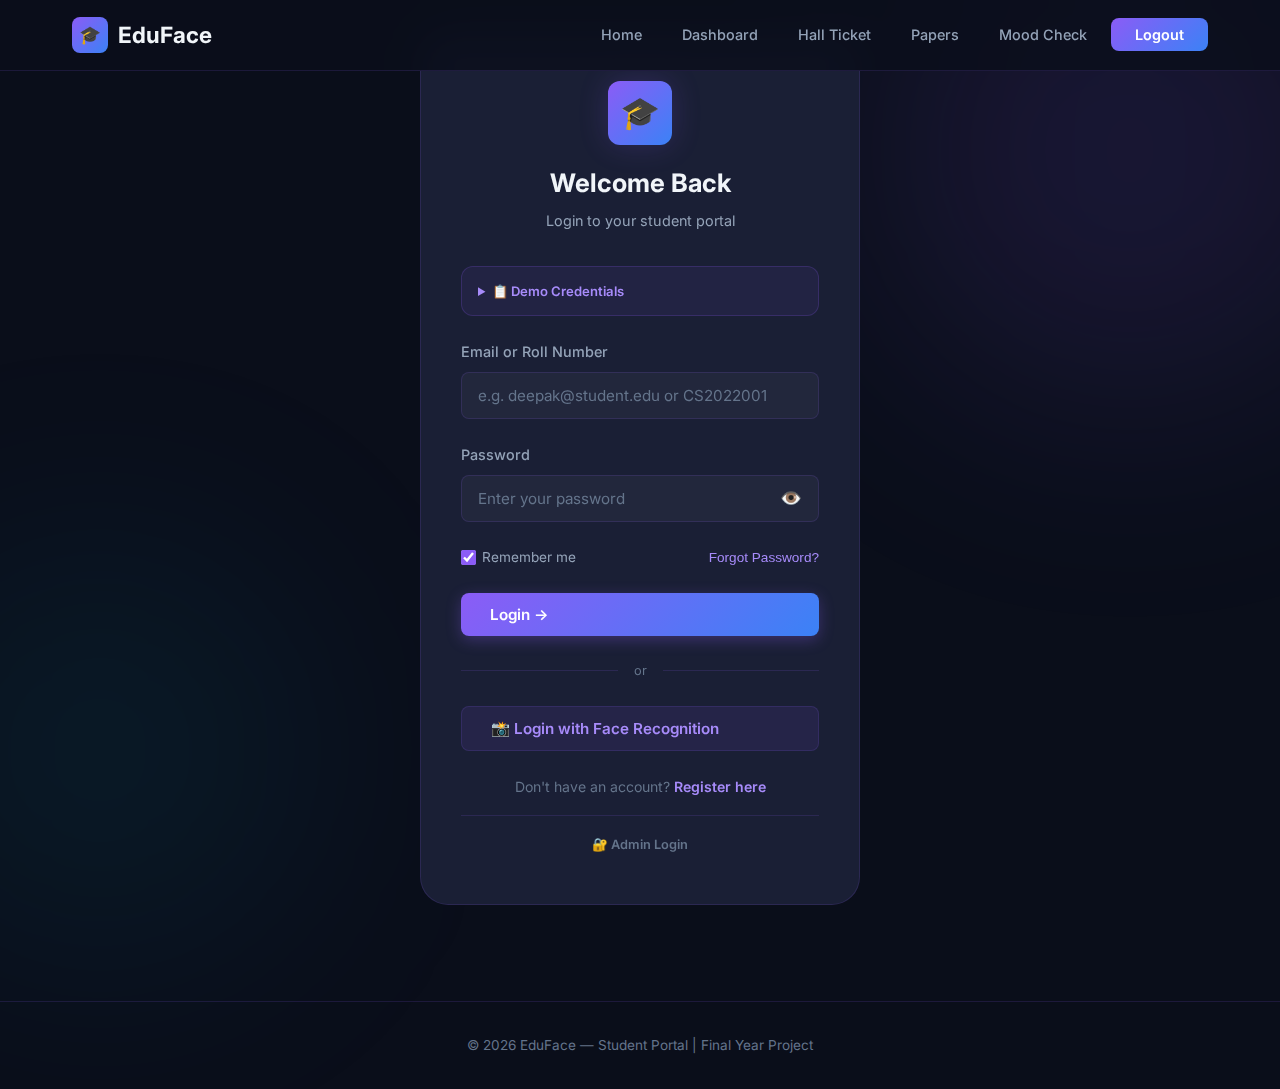
<file: login.html>
<!DOCTYPE html>
<html lang="en">

<head>
    <meta charset="UTF-8">
    <meta name="viewport" content="width=device-width, initial-scale=1.0">
    <title>Login — EduFace</title>
    <link rel="stylesheet" href="css/global.css">
    <style>
        .login-page {
            min-height: 100vh;
            display: grid;
            place-items: center;
            padding: 2rem;
        }

        .login-card {
            width: 100%;
            max-width: 440px;
            background: var(--bg-card);
            border: 1px solid var(--border-color);
            border-radius: var(--radius-xl);
            padding: 3rem 2.5rem;
            position: relative;
            z-index: 1;
        }

        .login-header {
            text-align: center;
            margin-bottom: 2rem;
        }

        .login-header .logo-big {
            width: 64px;
            height: 64px;
            background: var(--gradient-primary);
            border-radius: var(--radius-md);
            display: grid;
            place-items: center;
            font-size: 2rem;
            margin: 0 auto 1rem;
            box-shadow: var(--shadow-glow);
        }

        .login-header h1 {
            font-size: 1.6rem;
        }

        .login-header p {
            color: var(--text-secondary);
            font-size: 0.9rem;
            margin-top: 0.3rem;
        }

        /* Password field wrapper */
        .password-wrapper {
            position: relative;
        }

        .password-wrapper .form-input {
            padding-right: 3rem;
        }

        .password-toggle {
            position: absolute;
            right: 0.8rem;
            top: 50%;
            transform: translateY(-50%);
            background: none;
            border: none;
            color: var(--text-muted);
            cursor: pointer;
            font-size: 1.1rem;
            padding: 0.25rem;
            line-height: 1;
            transition: color 0.2s;
        }

        .password-toggle:hover {
            color: var(--text-primary);
        }

        /* Remember me & Forgot password row */
        .login-options {
            display: flex;
            align-items: center;
            justify-content: space-between;
            margin: 0.8rem 0 1.5rem;
            font-size: 0.85rem;
        }

        .remember-me {
            display: flex;
            align-items: center;
            gap: 0.4rem;
            cursor: pointer;
            color: var(--text-secondary);
        }

        .remember-me input[type="checkbox"] {
            accent-color: var(--accent-purple);
            width: 15px;
            height: 15px;
            cursor: pointer;
        }

        .forgot-link {
            color: var(--accent-purple-light);
            font-weight: 500;
            cursor: pointer;
            transition: opacity 0.2s;
            background: none;
            border: none;
            font-size: 0.85rem;
            padding: 0;
        }

        .forgot-link:hover {
            opacity: 0.8;
            text-decoration: underline;
        }

        /* Login button with loading state */
        .login-btn {
            width: 100%;
            position: relative;
            overflow: hidden;
        }

        .login-btn .btn-text {
            transition: opacity 0.3s;
        }

        .login-btn .btn-loader {
            position: absolute;
            inset: 0;
            display: flex;
            align-items: center;
            justify-content: center;
            opacity: 0;
            transition: opacity 0.3s;
        }

        .login-btn.loading .btn-text {
            opacity: 0;
        }

        .login-btn.loading .btn-loader {
            opacity: 1;
        }

        .spinner {
            width: 20px;
            height: 20px;
            border: 2px solid rgba(255, 255, 255, 0.3);
            border-top-color: #fff;
            border-radius: 50%;
            animation: spin 0.6s linear infinite;
        }

        @keyframes spin {
            to {
                transform: rotate(360deg);
            }
        }

        /* Error shake animation */
        @keyframes shake {

            0%,
            100% {
                transform: translateX(0);
            }

            20% {
                transform: translateX(-8px);
            }

            40% {
                transform: translateX(8px);
            }

            60% {
                transform: translateX(-6px);
            }

            80% {
                transform: translateX(6px);
            }
        }

        .shake {
            animation: shake 0.4s ease-in-out;
        }

        /* Field error state */
        .form-input.input-error {
            border-color: #ef4444 !important;
            box-shadow: 0 0 0 3px rgba(239, 68, 68, 0.15);
        }

        .field-error {
            color: #ef4444;
            font-size: 0.78rem;
            margin-top: 0.3rem;
            display: none;
            align-items: center;
            gap: 0.3rem;
        }

        .field-error.visible {
            display: flex;
        }

        .divider {
            display: flex;
            align-items: center;
            gap: 1rem;
            margin: 1.5rem 0;
            color: var(--text-muted);
            font-size: 0.8rem;
        }

        .divider::before,
        .divider::after {
            content: '';
            flex: 1;
            height: 1px;
            background: var(--border-color);
        }

        .login-footer {
            text-align: center;
            margin-top: 1.5rem;
            color: var(--text-muted);
            font-size: 0.88rem;
        }

        .login-footer a {
            color: var(--accent-purple-light);
            font-weight: 600;
        }

        .login-footer a:hover {
            text-decoration: underline;
        }

        /* Face login section */
        .face-login-section {
            text-align: center;
            margin-top: 1rem;
        }

        .face-login-preview {
            width: 200px;
            height: 200px;
            border-radius: 50%;
            border: 3px solid var(--border-color);
            margin: 1rem auto;
            overflow: hidden;
            background: var(--bg-secondary);
            display: grid;
            place-items: center;
        }

        .face-login-preview video {
            width: 100%;
            height: 100%;
            object-fit: cover;
            transform: scaleX(-1);
        }

        .face-login-preview .placeholder-icon {
            font-size: 3rem;
            color: var(--text-muted);
        }

        .scan-ring {
            animation: scanPulse 2s ease-in-out infinite;
            border-color: var(--accent-purple) !important;
        }

        @keyframes scanPulse {

            0%,
            100% {
                box-shadow: 0 0 0 0 rgba(139, 92, 246, 0.3);
            }

            50% {
                box-shadow: 0 0 0 15px rgba(139, 92, 246, 0);
            }
        }

        /* Demo credentials info box */
        .demo-credentials {
            background: rgba(139, 92, 246, 0.08);
            border: 1px solid rgba(139, 92, 246, 0.2);
            border-radius: var(--radius-md);
            padding: 0.8rem 1rem;
            margin-bottom: 1.5rem;
            font-size: 0.8rem;
        }

        .demo-credentials summary {
            cursor: pointer;
            color: var(--accent-purple-light);
            font-weight: 600;
            font-size: 0.82rem;
        }

        .demo-credentials summary:hover {
            opacity: 0.8;
        }

        .demo-credentials .cred-list {
            margin-top: 0.5rem;
            display: flex;
            flex-direction: column;
            gap: 0.3rem;
            color: var(--text-secondary);
        }

        .demo-credentials .cred-item {
            display: flex;
            justify-content: space-between;
            padding: 0.3rem 0;
            border-bottom: 1px solid rgba(255, 255, 255, 0.04);
        }

        .demo-credentials code {
            background: rgba(255, 255, 255, 0.06);
            padding: 0.1rem 0.4rem;
            border-radius: 4px;
            font-size: 0.78rem;
            color: var(--text-primary);
        }

        /* Forgot password modal */
        .modal-overlay {
            position: fixed;
            inset: 0;
            background: rgba(0, 0, 0, 0.6);
            backdrop-filter: blur(4px);
            z-index: 1000;
            display: flex;
            align-items: center;
            justify-content: center;
            padding: 1rem;
            opacity: 0;
            visibility: hidden;
            transition: opacity 0.3s, visibility 0.3s;
        }

        .modal-overlay.active {
            opacity: 1;
            visibility: visible;
        }

        .modal-box {
            background: var(--bg-card);
            border: 1px solid var(--border-color);
            border-radius: var(--radius-xl);
            padding: 2rem;
            max-width: 400px;
            width: 100%;
            transform: translateY(20px) scale(0.95);
            transition: transform 0.3s;
        }

        .modal-overlay.active .modal-box {
            transform: translateY(0) scale(1);
        }

        .modal-box h2 {
            font-size: 1.2rem;
            margin-bottom: 0.5rem;
        }

        .modal-box p {
            color: var(--text-secondary);
            font-size: 0.85rem;
            margin-bottom: 1.5rem;
        }

        .modal-actions {
            display: flex;
            gap: 0.8rem;
            margin-top: 1rem;
        }

        .modal-actions .btn {
            flex: 1;
        }

        /* Success state */
        .reset-success {
            text-align: center;
            padding: 1rem 0;
        }

        .reset-success .check-icon {
            width: 56px;
            height: 56px;
            border-radius: 50%;
            background: rgba(16, 185, 129, 0.15);
            display: grid;
            place-items: center;
            margin: 0 auto 1rem;
            font-size: 1.8rem;
        }

        .reset-success p {
            margin-bottom: 0;
        }

        /* Attempts warning */
        .attempts-warning {
            background: rgba(239, 68, 68, 0.1);
            border: 1px solid rgba(239, 68, 68, 0.2);
            border-radius: var(--radius-md);
            padding: 0.6rem 1rem;
            margin-bottom: 1rem;
            font-size: 0.8rem;
            color: #fca5a5;
            display: none;
            align-items: center;
            gap: 0.5rem;
        }

        .attempts-warning.visible {
            display: flex;
        }

        /* Lockout state */
        .lockout-notice {
            text-align: center;
            padding: 2rem 0;
        }

        .lockout-notice .lock-icon {
            font-size: 2.5rem;
            margin-bottom: 1rem;
            display: block;
        }

        .lockout-notice h3 {
            color: #fca5a5;
            margin-bottom: 0.5rem;
        }

        .lockout-notice p {
            color: var(--text-secondary);
            font-size: 0.85rem;
        }

        .lockout-notice .countdown {
            font-size: 1.5rem;
            font-weight: 700;
            color: var(--accent-purple-light);
            margin: 1rem 0;
        }
    </style>
</head>

<body>
    <div id="nav"></div>
    <div class="bg-glow glow-1"></div>
    <div class="bg-glow glow-2"></div>

    <div class="login-page">
        <div class="login-card" id="loginCard">
            <div class="login-header">
                <div class="logo-big">🎓</div>
                <h1>Welcome Back</h1>
                <p>Login to your student portal</p>
            </div>

            <!-- Demo credentials -->
            <details class="demo-credentials">
                <summary>📋 Demo Credentials</summary>
                <div class="cred-list">
                    <div class="cred-item">
                        <span>Email/Roll</span>
                        <code>deepak@student.edu</code>
                    </div>
                    <div class="cred-item">
                        <span>Password</span>
                        <code>student123</code>
                    </div>
                </div>
            </details>

            <!-- Attempts warning -->
            <div class="attempts-warning" id="attemptsWarning">
                ⚠️ <span id="attemptsText"></span>
            </div>

            <!-- Email Login Form -->
            <div id="loginFormSection">
                <form id="loginForm" onsubmit="handleEmailLogin(event)" novalidate>
                    <div class="form-group">
                        <label>Email or Roll Number</label>
                        <input type="text" class="form-input" id="loginEmail"
                            placeholder="e.g. deepak@student.edu or CS2022001" required autocomplete="username">
                        <div class="field-error" id="emailError">
                            <span>✗</span> <span id="emailErrorText">Please enter your email or roll number</span>
                        </div>
                    </div>
                    <div class="form-group">
                        <label>Password</label>
                        <div class="password-wrapper">
                            <input type="password" class="form-input" id="loginPassword"
                                placeholder="Enter your password" required autocomplete="current-password">
                            <button type="button" class="password-toggle" onclick="togglePassword()"
                                title="Show password" id="passToggleBtn">
                                👁️
                            </button>
                        </div>
                        <div class="field-error" id="passError">
                            <span>✗</span> <span id="passErrorText">Please enter your password</span>
                        </div>
                    </div>
                    <div class="login-options">
                        <label class="remember-me">
                            <input type="checkbox" id="rememberMe" checked>
                            Remember me
                        </label>
                        <button type="button" class="forgot-link" onclick="openForgotModal()">Forgot Password?</button>
                    </div>
                    <button type="submit" class="btn btn-primary login-btn" id="loginBtn">
                        <span class="btn-text">Login →</span>
                        <span class="btn-loader"><span class="spinner"></span></span>
                    </button>
                </form>
            </div>

            <!-- Lockout state -->
            <div id="lockoutSection" style="display:none;">
                <div class="lockout-notice">
                    <span class="lock-icon">🔒</span>
                    <h3>Account Temporarily Locked</h3>
                    <p>Too many failed login attempts. Please try again in:</p>
                    <div class="countdown" id="lockoutCountdown">00:30</div>
                    <button class="btn btn-outline" onclick="openForgotModal()">Reset Password Instead</button>
                </div>
            </div>

            <div class="divider">or</div>

            <!-- Face Login -->
            <div class="face-login-section">
                <button class="btn btn-secondary" style="width:100%" onclick="startFaceLogin()" id="faceLoginBtn">
                    📸 Login with Face Recognition
                </button>
                <div id="faceLoginArea" style="display:none; margin-top:1rem;">
                    <div class="face-login-preview" id="facePreview">
                        <video id="loginVideo" autoplay playsinline></video>
                    </div>
                    <p style="color:var(--text-muted); font-size:0.8rem; margin-top:0.5rem;">Look at the camera to
                        verify</p>
                    <button class="btn btn-primary mt-2" onclick="captureFaceLogin()">Verify Face</button>
                    <button class="btn btn-outline mt-1" onclick="stopFaceLogin()"
                        style="font-size:0.85rem;">Cancel</button>
                </div>
            </div>

            <div class="login-footer">
                Don't have an account? <a href="register.html">Register here</a>
                <div style="margin-top:1rem; padding-top:1rem; border-top:1px solid var(--border-color);">
                    <a href="admin.html" style="color:var(--text-muted); font-size:0.8rem;">🔐 Admin Login</a>
                </div>
            </div>
        </div>
    </div>

    <!-- Forgot Password Modal -->
    <div class="modal-overlay" id="forgotModal">
        <div class="modal-box">
            <div id="forgotFormView">
                <h2>🔑 Reset Password</h2>
                <p>Enter your registered email and we'll send you a password reset link.</p>
                <form onsubmit="handleForgotPassword(event)">
                    <div class="form-group">
                        <label>Email Address</label>
                        <input type="email" class="form-input" id="forgotEmail" placeholder="your@email.com" required>
                    </div>
                    <div class="modal-actions">
                        <button type="button" class="btn btn-outline" onclick="closeForgotModal()">Cancel</button>
                        <button type="submit" class="btn btn-primary">Send Reset Link</button>
                    </div>
                </form>
            </div>
            <div id="forgotSuccessView" style="display:none;">
                <div class="reset-success">
                    <div class="check-icon">✓</div>
                    <h2>Email Sent!</h2>
                    <p>If an account exists with that email, a password reset link has been sent. Check your inbox.</p>
                </div>
                <button class="btn btn-primary" style="width:100%; margin-top:1rem;" onclick="closeForgotModal()">Back
                    to Login</button>
            </div>
        </div>
    </div>

    <div id="footer"></div>

    <script src="js/app.js"></script>
    <script>
        document.getElementById('nav').innerHTML = renderNavbar('login');
        document.getElementById('footer').innerHTML = renderFooter();

        let loginStream = null;
        let loginAttempts = 0;
        let isLockedOut = false;
        let lockoutTimer = null;
        const MAX_ATTEMPTS = 5;
        const LOCKOUT_DURATION = 30; // seconds

        // ------ Clear errors on input ------
        document.getElementById('loginEmail').addEventListener('input', function () {
            clearFieldError('email');
        });
        document.getElementById('loginPassword').addEventListener('input', function () {
            clearFieldError('pass');
        });

        // ------ Password toggle ------
        function togglePassword() {
            const passInput = document.getElementById('loginPassword');
            const btn = document.getElementById('passToggleBtn');
            if (passInput.type === 'password') {
                passInput.type = 'text';
                btn.textContent = '🙈';
                btn.title = 'Hide password';
            } else {
                passInput.type = 'password';
                btn.textContent = '👁️';
                btn.title = 'Show password';
            }
        }

        // ------ Field validation ------
        function showFieldError(field, message) {
            const input = document.getElementById(field === 'email' ? 'loginEmail' : 'loginPassword');
            const errorDiv = document.getElementById(field + 'Error');
            const errorText = document.getElementById(field + 'ErrorText');
            input.classList.add('input-error');
            errorText.textContent = message;
            errorDiv.classList.add('visible');
        }

        function clearFieldError(field) {
            const input = document.getElementById(field === 'email' ? 'loginEmail' : 'loginPassword');
            const errorDiv = document.getElementById(field + 'Error');
            input.classList.remove('input-error');
            errorDiv.classList.remove('visible');
        }

        // ------ Login handler ------
        async function handleEmailLogin(e) {
            e.preventDefault();

            if (isLockedOut) return;

            // Clear previous errors
            clearFieldError('email');
            clearFieldError('pass');

            const input = document.getElementById('loginEmail').value.trim();
            const password = document.getElementById('loginPassword').value;
            let hasError = false;

            // Validate fields
            if (!input) {
                showFieldError('email', 'Please enter your email or roll number');
                hasError = true;
            }
            if (!password) {
                showFieldError('pass', 'Please enter your password');
                hasError = true;
            }
            if (hasError) {
                document.getElementById('loginCard').classList.add('shake');
                setTimeout(() => document.getElementById('loginCard').classList.remove('shake'), 400);
                return;
            }

            // Show loading state
            const loginBtn = document.getElementById('loginBtn');
            loginBtn.classList.add('loading');
            loginBtn.disabled = true;

            // Call backend API
            try {
                const response = await fetch('/api/auth/login', {
                    method: 'POST',
                    headers: { 'Content-Type': 'application/json' },
                    body: JSON.stringify({ identifier: input, password: password })
                });

                const result = await response.json();

                if (!response.ok || !result.success) {
                    // Determine error type
                    const errMsg = result.error || 'Login failed';
                    if (errMsg.includes('No account')) {
                        showFieldError('email', 'Account not found');
                    } else {
                        showFieldError('pass', 'Incorrect password');
                    }
                    loginFailed(errMsg);
                    loginBtn.classList.remove('loading');
                    loginBtn.disabled = false;
                    return;
                }

                // Success!
                loginAttempts = 0;
                hideAttemptsWarning();

                // Handle "Remember me"
                if (document.getElementById('rememberMe').checked) {
                    localStorage.setItem('rememberedUser', input);
                } else {
                    localStorage.removeItem('rememberedUser');
                }

                setCurrentUser(result.user);
                showToast(result.message || `Welcome back!`, 'success');

                // Brief success state then redirect
                loginBtn.innerHTML = '<span class="btn-text" style="opacity:1">✓ Success</span>';
                loginBtn.style.background = 'linear-gradient(135deg, #10b981, #059669)';
                setTimeout(() => window.location.href = 'dashboard.html', 800);

            } catch (err) {
                showToast('Cannot reach server. Please try again later.', 'error');
                loginBtn.classList.remove('loading');
                loginBtn.disabled = false;
            }
        }

        function loginFailed(message) {
            loginAttempts++;
            showToast(message, 'error');

            document.getElementById('loginCard').classList.add('shake');
            setTimeout(() => document.getElementById('loginCard').classList.remove('shake'), 400);

            // Show remaining attempts
            const remaining = MAX_ATTEMPTS - loginAttempts;
            if (remaining <= 2 && remaining > 0) {
                showAttemptsWarning(`${remaining} attempt${remaining > 1 ? 's' : ''} remaining before temporary lockout`);
            }

            // Trigger lockout
            if (loginAttempts >= MAX_ATTEMPTS) {
                triggerLockout();
            }
        }

        function showAttemptsWarning(text) {
            const warn = document.getElementById('attemptsWarning');
            document.getElementById('attemptsText').textContent = text;
            warn.classList.add('visible');
        }

        function hideAttemptsWarning() {
            document.getElementById('attemptsWarning').classList.remove('visible');
        }

        function triggerLockout() {
            isLockedOut = true;
            document.getElementById('loginFormSection').style.display = 'none';
            document.getElementById('lockoutSection').style.display = 'block';
            hideAttemptsWarning();

            let seconds = LOCKOUT_DURATION;
            const countdownEl = document.getElementById('lockoutCountdown');

            lockoutTimer = setInterval(() => {
                seconds--;
                const mins = Math.floor(seconds / 60).toString().padStart(2, '0');
                const secs = (seconds % 60).toString().padStart(2, '0');
                countdownEl.textContent = `${mins}:${secs}`;

                if (seconds <= 0) {
                    clearInterval(lockoutTimer);
                    endLockout();
                }
            }, 1000);
        }

        function endLockout() {
            isLockedOut = false;
            loginAttempts = 0;
            document.getElementById('loginFormSection').style.display = 'block';
            document.getElementById('lockoutSection').style.display = 'none';
            showToast('Account unlocked. You can try logging in again.', 'info');
        }

        // ------ Forgot password modal ------
        function openForgotModal() {
            document.getElementById('forgotFormView').style.display = 'block';
            document.getElementById('forgotSuccessView').style.display = 'none';
            document.getElementById('forgotModal').classList.add('active');
        }

        function closeForgotModal() {
            document.getElementById('forgotModal').classList.remove('active');
        }

        function handleForgotPassword(e) {
            e.preventDefault();
            const email = document.getElementById('forgotEmail').value.trim();

            if (!email) {
                showToast('Please enter your email', 'error');
                return;
            }

            // Simulate sending email (demo mode)
            document.getElementById('forgotFormView').style.display = 'none';
            document.getElementById('forgotSuccessView').style.display = 'block';
            showToast('Reset link sent (demo mode)', 'success');
        }

        // Close modal on overlay click
        document.getElementById('forgotModal').addEventListener('click', function (e) {
            if (e.target === this) closeForgotModal();
        });

        // Close modal on Escape key
        document.addEventListener('keydown', function (e) {
            if (e.key === 'Escape') closeForgotModal();
        });

        // ------ Remember me: auto-fill ------
        (function loadRememberedUser() {
            const saved = localStorage.getItem('rememberedUser');
            if (saved) {
                document.getElementById('loginEmail').value = saved;
                document.getElementById('loginPassword').focus();
            }
        })();

        // ------ Face login ------
        function startFaceLogin() {
            document.getElementById('faceLoginArea').style.display = 'block';
            document.getElementById('faceLoginBtn').style.display = 'none';
            const video = document.getElementById('loginVideo');
            navigator.mediaDevices.getUserMedia({ video: true })
                .then(stream => {
                    loginStream = stream;
                    video.srcObject = stream;
                    document.getElementById('facePreview').classList.add('scan-ring');
                })
                .catch(() => showToast('Could not access camera', 'error'));
        }

        function captureFaceLogin() {
            // Demo: just log in as the first user with face data
            const students = DB.get('students');
            if (students.length > 0) {
                setCurrentUser(students[0]);
                showToast(`Face verified! Welcome, ${students[0].name}`, 'success');
                stopFaceLogin();
                setTimeout(() => window.location.href = 'dashboard.html', 1000);
            } else {
                showToast('No registered faces found', 'error');
            }
        }

        function stopFaceLogin() {
            if (loginStream) { loginStream.getTracks().forEach(t => t.stop()); loginStream = null; }
            document.getElementById('faceLoginArea').style.display = 'none';
            document.getElementById('faceLoginBtn').style.display = 'block';
            document.getElementById('facePreview').classList.remove('scan-ring');
        }
    </script>
</body>

</html>
</file>
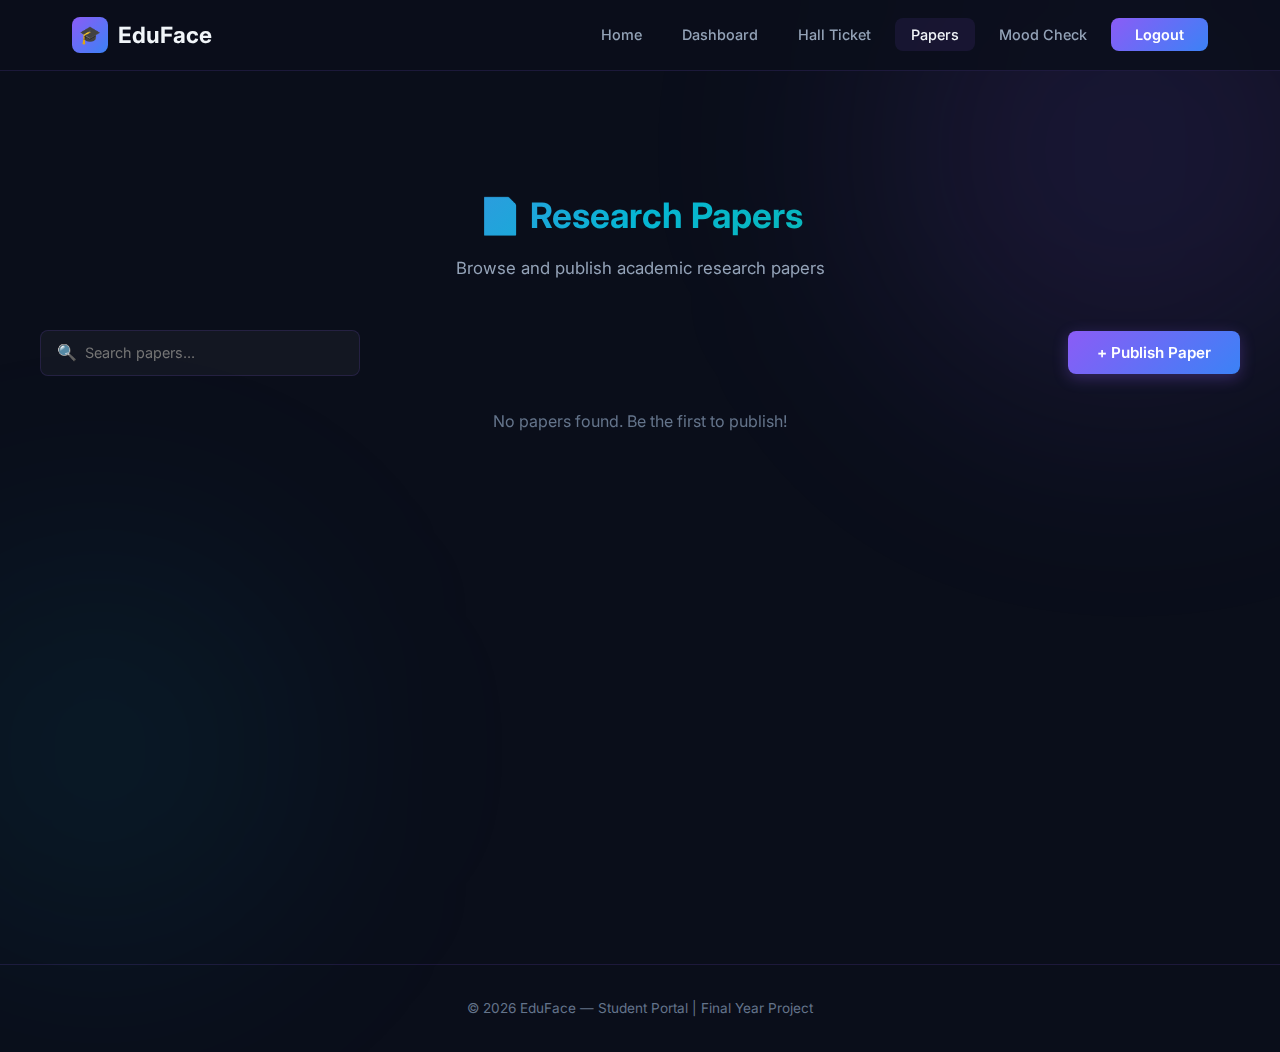
<file: papers.html>
<!DOCTYPE html>
<html lang="en">

<head>
    <meta charset="UTF-8">
    <meta name="viewport" content="width=device-width, initial-scale=1.0">
    <title>Research Papers — EduFace</title>
    <link rel="stylesheet" href="css/global.css">
    <style>
        .papers-page {
            padding: 6rem 0 3rem;
        }

        .papers-toolbar {
            display: flex;
            justify-content: space-between;
            align-items: center;
            margin-bottom: 2rem;
            flex-wrap: wrap;
            gap: 1rem;
        }

        .search-box {
            display: flex;
            align-items: center;
            gap: 0.5rem;
            background: rgba(255, 255, 255, 0.04);
            border: 1px solid var(--border-color);
            border-radius: var(--radius-sm);
            padding: 0.5rem 1rem;
            width: 320px;
            max-width: 100%;
        }

        .search-box input {
            background: none;
            border: none;
            color: var(--text-primary);
            font-family: 'Inter', sans-serif;
            font-size: 0.9rem;
            outline: none;
            flex: 1;
        }

        .papers-grid {
            display: grid;
            grid-template-columns: repeat(auto-fill, minmax(340px, 1fr));
            gap: 1.5rem;
        }

        .paper-card {
            background: var(--bg-card);
            border: 1px solid var(--border-color);
            border-radius: var(--radius-lg);
            padding: 1.8rem;
            transition: var(--transition);
            position: relative;
        }

        .paper-card:hover {
            border-color: var(--border-glow);
            transform: translateY(-4px);
            box-shadow: var(--shadow-glow);
        }

        .paper-card .paper-tags {
            display: flex;
            gap: 0.4rem;
            margin-bottom: 1rem;
            flex-wrap: wrap;
        }

        .paper-card h3 {
            font-size: 1.05rem;
            margin-bottom: 0.6rem;
            line-height: 1.4;
        }

        .paper-card .abstract {
            color: var(--text-secondary);
            font-size: 0.85rem;
            line-height: 1.6;
            margin-bottom: 1rem;
            display: -webkit-box;
            -webkit-line-clamp: 3;
            -webkit-box-orient: vertical;
            overflow: hidden;
        }

        .paper-card .paper-footer {
            display: flex;
            justify-content: space-between;
            align-items: center;
            font-size: 0.8rem;
            color: var(--text-muted);
        }

        /* Publish Modal */
        .publish-form textarea {
            min-height: 100px;
        }

        .tags-input {
            display: flex;
            flex-wrap: wrap;
            gap: 0.4rem;
            padding: 0.5rem;
            background: rgba(255, 255, 255, 0.04);
            border: 1px solid var(--border-color);
            border-radius: var(--radius-sm);
            min-height: 42px;
            align-items: center;
        }

        .tags-input .tag {
            display: inline-flex;
            align-items: center;
            gap: 4px;
            background: rgba(139, 92, 246, 0.15);
            color: var(--accent-purple-light);
            padding: 0.2rem 0.6rem;
            border-radius: 50px;
            font-size: 0.78rem;
        }

        .tags-input .tag button {
            background: none;
            border: none;
            color: var(--accent-purple-light);
            cursor: pointer;
            font-size: 0.9rem;
        }

        .tags-input input {
            background: none;
            border: none;
            color: var(--text-primary);
            outline: none;
            font-family: 'Inter', sans-serif;
            font-size: 0.88rem;
            flex: 1;
            min-width: 100px;
        }
    </style>
</head>

<body>
    <div id="nav"></div>
    <div class="bg-glow glow-1"></div>
    <div class="bg-glow glow-2"></div>

    <div class="page-content">
        <div class="container papers-page">
            <div class="section-header">
                <h2>📄 Research Papers</h2>
                <p>Browse and publish academic research papers</p>
            </div>

            <div class="papers-toolbar">
                <div class="search-box">
                    <span>🔍</span>
                    <input type="text" placeholder="Search papers..." id="searchInput" oninput="filterPapers()">
                </div>
                <button class="btn btn-primary" onclick="openPublishModal()">+ Publish Paper</button>
            </div>

            <div class="papers-grid" id="papersGrid"></div>
        </div>
    </div>

    <!-- Publish Modal -->
    <div class="modal-backdrop" id="publishModal">
        <div class="modal" style="max-width:560px;">
            <h2 style="font-size:1.3rem; margin-bottom:0.3rem;">📝 Publish a Paper</h2>
            <p style="color:var(--text-muted); font-size:0.85rem; margin-bottom:1.5rem;">Share your research with the
                community</p>

            <form onsubmit="publishPaper(event)" class="publish-form">
                <div class="form-group">
                    <label>Paper Title</label>
                    <input type="text" class="form-input" id="paperTitle"
                        placeholder="e.g. Face Recognition using LBPH Algorithm" required>
                </div>
                <div class="form-group">
                    <label>Abstract</label>
                    <textarea class="form-input" id="paperAbstract" placeholder="Brief description of your research..."
                        required></textarea>
                </div>
                <div class="form-group">
                    <label>Tags</label>
                    <div class="tags-input" id="tagsInput">
                        <input type="text" placeholder="Type and press Enter..." id="tagInput"
                            onkeydown="addTag(event)">
                    </div>
                </div>
                <div class="form-group">
                    <label>Upload PDF (optional)</label>
                    <input type="file" class="form-input" accept=".pdf" id="paperFile" style="padding: 0.6rem;">
                </div>
                <div style="display:flex; gap:0.8rem; margin-top:1rem;">
                    <button type="submit" class="btn btn-primary" style="flex:1;">Publish →</button>
                    <button type="button" class="btn btn-outline" onclick="closePublishModal()">Cancel</button>
                </div>
            </form>
        </div>
    </div>

    <div id="footer"></div>

    <script src="js/app.js"></script>
    <script>
        if (!requireAuth()) throw 'Not logged in';
        document.getElementById('nav').innerHTML = renderNavbar('papers');
        document.getElementById('footer').innerHTML = renderFooter();

        const user = getCurrentUser();
        let paperTags = [];

        function renderPapers(filter = '') {
            let papers = DB.get('papers');
            if (filter) {
                const query = filter.toLowerCase();
                papers = papers.filter(p =>
                    p.title.toLowerCase().includes(query) ||
                    p.abstract.toLowerCase().includes(query) ||
                    p.tags.some(t => t.toLowerCase().includes(query))
                );
            }

            const students = DB.get('students');
            const grid = document.getElementById('papersGrid');

            if (papers.length === 0) {
                grid.innerHTML = '<p style="color:var(--text-muted); text-align:center; grid-column:1/-1;">No papers found. Be the first to publish!</p>';
                return;
            }

            grid.innerHTML = papers.map(p => {
                const author = students.find(s => s.id === p.studentId);
                return `
          <div class="paper-card">
            <div class="paper-tags">
              ${p.tags.map(t => `<span class="badge badge-purple">${t}</span>`).join('')}
            </div>
            <h3>${p.title}</h3>
            <p class="abstract">${p.abstract}</p>
            <div class="paper-footer">
              <span>By ${author ? author.name : 'Unknown'}</span>
              <span>${p.date}</span>
            </div>
          </div>
        `;
            }).join('');
        }

        function filterPapers() {
            renderPapers(document.getElementById('searchInput').value);
        }

        function openPublishModal() {
            document.getElementById('publishModal').classList.add('active');
        }

        function closePublishModal() {
            document.getElementById('publishModal').classList.remove('active');
            paperTags = [];
            renderTagsUI();
        }

        function addTag(e) {
            if (e.key === 'Enter') {
                e.preventDefault();
                const val = e.target.value.trim();
                if (val && !paperTags.includes(val) && paperTags.length < 5) {
                    paperTags.push(val);
                    e.target.value = '';
                    renderTagsUI();
                }
            }
        }

        function removeTag(tag) {
            paperTags = paperTags.filter(t => t !== tag);
            renderTagsUI();
        }

        function renderTagsUI() {
            const container = document.getElementById('tagsInput');
            const input = document.getElementById('tagInput');
            container.innerHTML = paperTags.map(t =>
                `<span class="tag">${t} <button type="button" onclick="removeTag('${t}')">×</button></span>`
            ).join('');
            container.appendChild(input);
        }

        function publishPaper(e) {
            e.preventDefault();
            const paper = {
                id: 'p-' + Date.now(),
                studentId: user.id,
                title: document.getElementById('paperTitle').value,
                abstract: document.getElementById('paperAbstract').value,
                tags: paperTags.length > 0 ? paperTags : ['General'],
                published: true,
                date: new Date().toISOString().split('T')[0]
            };

            const papers = DB.get('papers');
            papers.unshift(paper);
            DB.set('papers', papers);

            showToast('Paper published successfully! 🎉', 'success');
            closePublishModal();
            renderPapers();
        }

        renderPapers();
    </script>
</body>

</html>
</file>
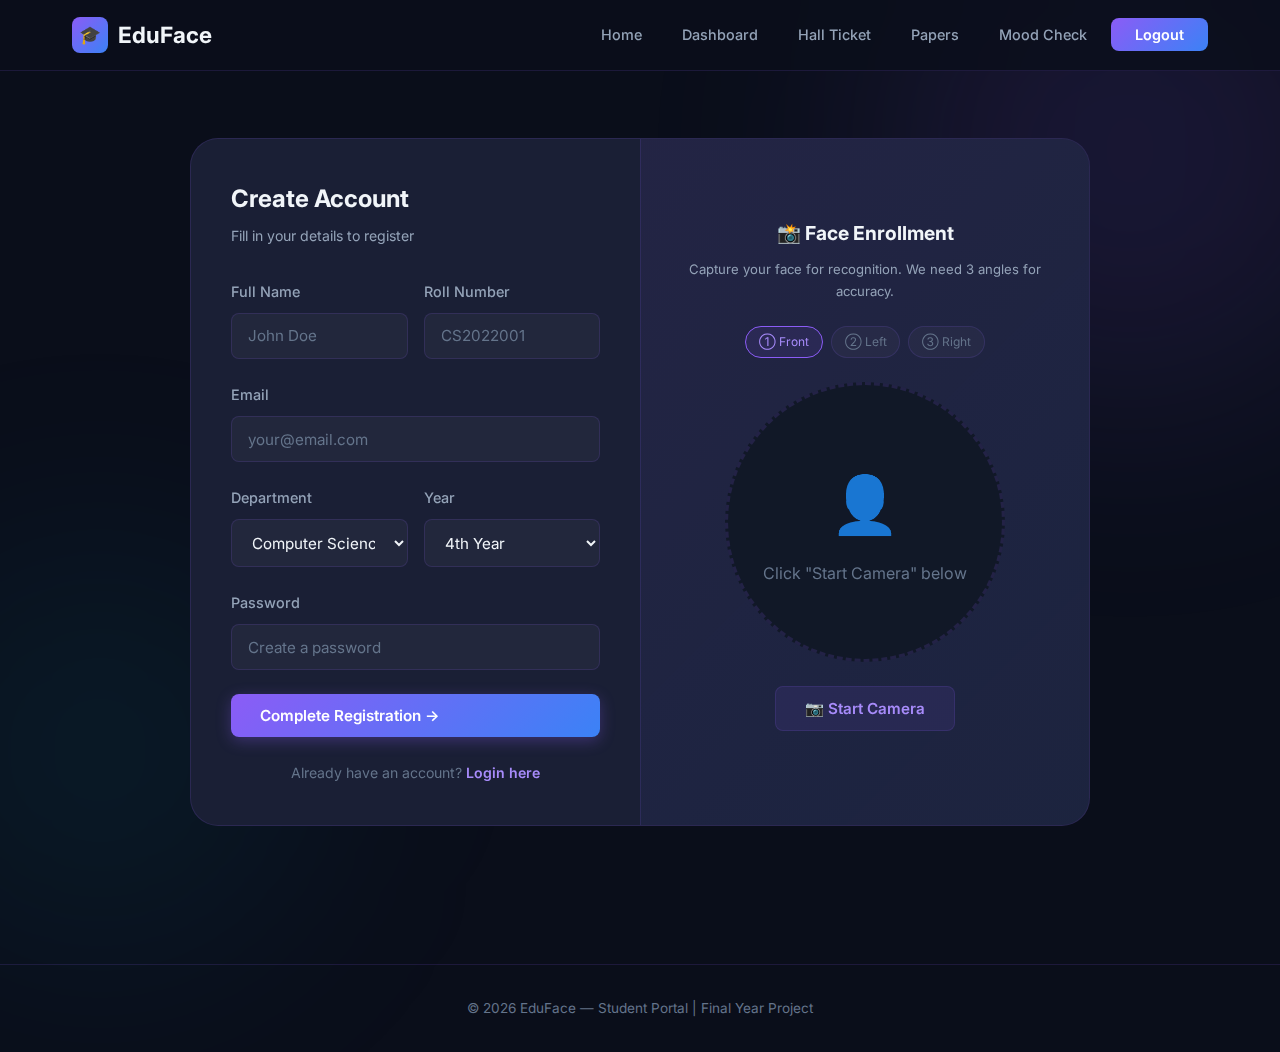
<file: register.html>
<!DOCTYPE html>
<html lang="en">

<head>
    <meta charset="UTF-8">
    <meta name="viewport" content="width=device-width, initial-scale=1.0">
    <title>Register — EduFace</title>
    <link rel="stylesheet" href="css/global.css">
    <style>
        .register-page {
            min-height: 100vh;
            display: flex;
            align-items: center;
            justify-content: center;
            padding: 6rem 2rem 2rem;
        }

        .register-card {
            width: 100%;
            max-width: 900px;
            background: var(--bg-card);
            border: 1px solid var(--border-color);
            border-radius: var(--radius-xl);
            overflow: hidden;
            display: grid;
            grid-template-columns: 1fr 1fr;
            position: relative;
            z-index: 1;
        }

        /* Left panel — form */
        .register-form-panel {
            padding: 2.5rem;
        }

        .register-form-panel h1 {
            font-size: 1.5rem;
            margin-bottom: 0.3rem;
        }

        .register-form-panel .sub {
            color: var(--text-secondary);
            font-size: 0.88rem;
            margin-bottom: 2rem;
        }

        .form-row {
            display: grid;
            grid-template-columns: 1fr 1fr;
            gap: 1rem;
        }

        /* Right panel — face enrollment */
        .face-panel {
            background: linear-gradient(135deg, rgba(139, 92, 246, 0.08), rgba(59, 130, 246, 0.05));
            border-left: 1px solid var(--border-color);
            padding: 2.5rem;
            display: flex;
            flex-direction: column;
            align-items: center;
            justify-content: center;
        }

        .face-panel h2 {
            font-size: 1.2rem;
            margin-bottom: 0.5rem;
            text-align: center;
        }

        .face-panel .sub {
            color: var(--text-secondary);
            font-size: 0.82rem;
            text-align: center;
            margin-bottom: 1.5rem;
        }

        .face-capture-area {
            width: 280px;
            height: 280px;
            border-radius: 50%;
            border: 3px dashed var(--border-color);
            overflow: hidden;
            position: relative;
            background: var(--bg-secondary);
            display: grid;
            place-items: center;
            margin-bottom: 1.5rem;
            transition: var(--transition);
        }

        .face-capture-area.active {
            border-style: solid;
            border-color: var(--accent-green);
            box-shadow: 0 0 30px rgba(16, 185, 129, 0.2);
        }

        .face-capture-area.captured {
            border-color: var(--accent-purple);
            box-shadow: 0 0 30px rgba(139, 92, 246, 0.3);
        }

        .face-capture-area video,
        .face-capture-area img {
            width: 100%;
            height: 100%;
            object-fit: cover;
            transform: scaleX(-1);
        }

        .face-capture-area .placeholder {
            text-align: center;
            color: var(--text-muted);
        }

        .face-capture-area .placeholder span {
            font-size: 3.5rem;
            display: block;
            margin-bottom: 0.5rem;
        }

        /* Face capture controls */
        .face-controls {
            display: flex;
            gap: 0.8rem;
            flex-wrap: wrap;
            justify-content: center;
        }

        /* Steps indicator */
        .enrollment-steps {
            display: flex;
            gap: 0.5rem;
            margin-bottom: 1.5rem;
        }

        .enrollment-steps .estep {
            display: flex;
            align-items: center;
            gap: 0.4rem;
            font-size: 0.75rem;
            color: var(--text-muted);
            padding: 0.3rem 0.8rem;
            border-radius: 50px;
            background: rgba(255, 255, 255, 0.03);
            border: 1px solid var(--border-color);
        }

        .enrollment-steps .estep.active {
            color: var(--accent-purple-light);
            border-color: var(--accent-purple);
            background: rgba(139, 92, 246, 0.1);
        }

        .enrollment-steps .estep.done {
            color: var(--accent-green);
            border-color: var(--accent-green);
            background: rgba(16, 185, 129, 0.1);
        }

        /* Captured faces grid */
        .captured-faces {
            display: flex;
            gap: 0.5rem;
            margin-top: 1rem;
            flex-wrap: wrap;
            justify-content: center;
        }

        .captured-faces img {
            width: 50px;
            height: 50px;
            border-radius: 50%;
            border: 2px solid var(--accent-green);
            object-fit: cover;
        }

        .register-footer {
            text-align: center;
            margin-top: 1.5rem;
            font-size: 0.88rem;
            color: var(--text-muted);
        }

        .register-footer a {
            color: var(--accent-purple-light);
            font-weight: 600;
        }

        @media (max-width: 768px) {
            .register-card {
                grid-template-columns: 1fr;
            }

            .face-panel {
                border-left: none;
                border-top: 1px solid var(--border-color);
            }

            .form-row {
                grid-template-columns: 1fr;
            }
        }
    </style>
</head>

<body>
    <div id="nav"></div>
    <div class="bg-glow glow-1"></div>
    <div class="bg-glow glow-2"></div>

    <div class="register-page">
        <div class="register-card">
            <!-- Left: Form -->
            <div class="register-form-panel">
                <h1>Create Account</h1>
                <p class="sub">Fill in your details to register</p>

                <form id="registerForm" onsubmit="handleRegister(event)">
                    <div class="form-row">
                        <div class="form-group">
                            <label>Full Name</label>
                            <input type="text" class="form-input" id="regName" placeholder="John Doe" required>
                        </div>
                        <div class="form-group">
                            <label>Roll Number</label>
                            <input type="text" class="form-input" id="regRoll" placeholder="CS2022001" required>
                        </div>
                    </div>
                    <div class="form-group">
                        <label>Email</label>
                        <input type="email" class="form-input" id="regEmail" placeholder="your@email.com" required>
                    </div>
                    <div class="form-row">
                        <div class="form-group">
                            <label>Department</label>
                            <select class="form-input" id="regDept">
                                <option>Computer Science</option>
                                <option>Electronics</option>
                                <option>Mechanical</option>
                                <option>Civil</option>
                                <option>Electrical</option>
                            </select>
                        </div>
                        <div class="form-group">
                            <label>Year</label>
                            <select class="form-input" id="regYear">
                                <option value="1">1st Year</option>
                                <option value="2">2nd Year</option>
                                <option value="3">3rd Year</option>
                                <option value="4" selected>4th Year</option>
                            </select>
                        </div>
                    </div>
                    <div class="form-group">
                        <label>Password</label>
                        <input type="password" class="form-input" id="regPass" placeholder="Create a password" required>
                    </div>
                    <button type="submit" class="btn btn-primary" style="width:100%" id="registerBtn" disabled>
                        Complete Registration →
                    </button>
                </form>
                <div class="register-footer">
                    Already have an account? <a href="login.html">Login here</a>
                </div>
            </div>

            <!-- Right: Face Enrollment -->
            <div class="face-panel">
                <h2>📸 Face Enrollment</h2>
                <p class="sub">Capture your face for recognition. We need 3 angles for accuracy.</p>

                <div class="enrollment-steps">
                    <div class="estep active" id="step1">① Front</div>
                    <div class="estep" id="step2">② Left</div>
                    <div class="estep" id="step3">③ Right</div>
                </div>

                <div class="face-capture-area" id="captureArea">
                    <div class="placeholder" id="capturePlaceholder">
                        <span>👤</span>
                        <p>Click "Start Camera" below</p>
                    </div>
                    <video id="regVideo" autoplay playsinline style="display:none;"></video>
                    <canvas id="regCanvas" style="display:none;"></canvas>
                </div>

                <div class="face-controls">
                    <button class="btn btn-secondary" onclick="startCamera()" id="startCamBtn">📷 Start Camera</button>
                    <button class="btn btn-primary" onclick="captureFrame()" id="captureBtn" style="display:none;">📸
                        Capture</button>
                    <button class="btn btn-outline" onclick="retakeAll()" id="retakeBtn" style="display:none;">🔄 Retake
                        All</button>
                </div>

                <div class="captured-faces" id="capturedFaces"></div>
            </div>
        </div>
    </div>

    <div id="footer"></div>

    <script src="js/app.js"></script>
    <script>
        document.getElementById('nav').innerHTML = renderNavbar('register');
        document.getElementById('footer').innerHTML = renderFooter();

        let regStream = null;
        let capturedImages = [];
        const angles = ['Front', 'Left', 'Right'];

        function startCamera() {
            const video = document.getElementById('regVideo');
            navigator.mediaDevices.getUserMedia({ video: { width: 640, height: 480, facingMode: 'user' } })
                .then(stream => {
                    regStream = stream;
                    video.srcObject = stream;
                    video.style.display = 'block';
                    document.getElementById('capturePlaceholder').style.display = 'none';
                    document.getElementById('captureArea').classList.add('active');
                    document.getElementById('startCamBtn').style.display = 'none';
                    document.getElementById('captureBtn').style.display = 'inline-flex';
                    showToast('Camera ready! Face forward and click Capture', 'info');
                })
                .catch(() => showToast('Cannot access camera. Please allow camera permission.', 'error'));
        }

        function captureFrame() {
            const video = document.getElementById('regVideo');
            const canvas = document.getElementById('regCanvas');
            canvas.width = video.videoWidth;
            canvas.height = video.videoHeight;
            const ctx = canvas.getContext('2d');
            ctx.drawImage(video, 0, 0);
            const dataUrl = canvas.toDataURL('image/jpeg', 0.8);
            capturedImages.push(dataUrl);

            // Show captured thumbnail
            const facesDiv = document.getElementById('capturedFaces');
            const img = document.createElement('img');
            img.src = dataUrl;
            img.style.transform = 'scaleX(-1)';
            facesDiv.appendChild(img);

            // Update steps
            const stepNum = capturedImages.length;
            document.getElementById(`step${stepNum}`).classList.remove('active');
            document.getElementById(`step${stepNum}`).classList.add('done');

            if (stepNum < 3) {
                document.getElementById(`step${stepNum + 1}`).classList.add('active');
                showToast(`✓ ${angles[stepNum - 1]} captured! Now turn slightly ${angles[stepNum].toLowerCase()}`, 'success');
            } else {
                // All 3 captured
                showToast('✓ All angles captured! You can now register.', 'success');
                document.getElementById('captureBtn').style.display = 'none';
                document.getElementById('retakeBtn').style.display = 'inline-flex';
                document.getElementById('captureArea').classList.remove('active');
                document.getElementById('captureArea').classList.add('captured');
                document.getElementById('registerBtn').disabled = false;
                stopCamera();
            }
        }

        function retakeAll() {
            capturedImages = [];
            document.getElementById('capturedFaces').innerHTML = '';
            document.getElementById('captureArea').classList.remove('captured');
            ['step1', 'step2', 'step3'].forEach((s, i) => {
                document.getElementById(s).classList.remove('done', 'active');
                if (i === 0) document.getElementById(s).classList.add('active');
            });
            document.getElementById('retakeBtn').style.display = 'none';
            document.getElementById('registerBtn').disabled = true;
            startCamera();
        }

        function stopCamera() {
            if (regStream) { regStream.getTracks().forEach(t => t.stop()); regStream = null; }
        }

        async function handleRegister(e) {
            e.preventDefault();
            if (capturedImages.length < 3) {
                showToast('Please capture all 3 face angles first', 'error');
                return;
            }

            const name = document.getElementById('regName').value.trim();
            const email = document.getElementById('regEmail').value.trim();
            const rollNo = document.getElementById('regRoll').value.trim();
            const department = document.getElementById('regDept').value;
            const year = parseInt(document.getElementById('regYear').value);
            const password = document.getElementById('regPass').value;

            if (password.length < 6) {
                showToast('Password must be at least 6 characters', 'error');
                return;
            }

            // Disable button while registering
            const registerBtn = document.getElementById('registerBtn');
            registerBtn.disabled = true;
            registerBtn.textContent = 'Registering...';

            try {
                const response = await fetch('/api/auth/register', {
                    method: 'POST',
                    headers: { 'Content-Type': 'application/json' },
                    body: JSON.stringify({ name, email, rollNo, department, year, password })
                });

                const result = await response.json();

                if (!response.ok || !result.success) {
                    showToast(result.error || 'Registration failed', 'error');
                    registerBtn.disabled = false;
                    registerBtn.textContent = 'Complete Registration →';
                    return;
                }

                // Store face data locally for demo face recognition
                const user = result.user;
                user.faceData = capturedImages;

                // Also keep in localStorage students list for face recognition features
                const students = DB.get('students');
                if (!students.find(s => s.email === user.email)) {
                    students.push(user);
                    DB.set('students', students);
                }

                setCurrentUser(user);
                showToast(result.message || `Welcome, ${user.name}!`, 'success');
                setTimeout(() => window.location.href = 'dashboard.html', 1200);

            } catch (err) {
                showToast('Cannot reach server. Please try again later.', 'error');
                registerBtn.disabled = false;
                registerBtn.textContent = 'Complete Registration →';
            }
        }
    </script>
</body>

</html>
</file>
<file: css/global.css>
@import url('https://fonts.googleapis.com/css2?family=Inter:wght@300;400;500;600;700;800&display=swap');

/* ===== Design Tokens ===== */
:root {
  --bg-primary: #0a0e1a;
  --bg-secondary: #111827;
  --bg-card: #1a1f35;
  --bg-card-hover: #232847;
  --bg-glass: rgba(26, 31, 53, 0.7);
  --accent-purple: #8b5cf6;
  --accent-purple-light: #a78bfa;
  --accent-blue: #3b82f6;
  --accent-cyan: #06b6d4;
  --accent-green: #10b981;
  --accent-amber: #f59e0b;
  --accent-rose: #f43f5e;
  --gradient-primary: linear-gradient(135deg, #8b5cf6, #3b82f6);
  --gradient-hero: linear-gradient(135deg, #8b5cf6, #06b6d4, #10b981);
  --gradient-card: linear-gradient(145deg, rgba(139,92,246,0.1), rgba(59,130,246,0.05));
  --text-primary: #f1f5f9;
  --text-secondary: #94a3b8;
  --text-muted: #64748b;
  --border-color: rgba(139, 92, 246, 0.15);
  --border-glow: rgba(139, 92, 246, 0.4);
  --shadow-lg: 0 25px 50px rgba(0,0,0,0.4);
  --shadow-glow: 0 0 30px rgba(139,92,246,0.2);
  --radius-sm: 8px;
  --radius-md: 12px;
  --radius-lg: 20px;
  --radius-xl: 28px;
  --max-width: 1200px;
  --transition: all 0.3s cubic-bezier(0.4, 0, 0.2, 1);
}

/* ===== Reset & Base ===== */
*, *::before, *::after {
  margin: 0;
  padding: 0;
  box-sizing: border-box;
}

html {
  scroll-behavior: smooth;
}

body {
  font-family: 'Inter', sans-serif;
  background: var(--bg-primary);
  color: var(--text-primary);
  line-height: 1.7;
  overflow-x: hidden;
}

a {
  text-decoration: none;
  color: inherit;
}

img { max-width: 100%; }

/* ===== Background Glow Effects ===== */
.bg-glow {
  position: fixed;
  border-radius: 50%;
  filter: blur(120px);
  z-index: 0;
  pointer-events: none;
}

.glow-1 {
  width: 500px;
  height: 500px;
  background: rgba(139, 92, 246, 0.12);
  top: -100px;
  right: -100px;
}

.glow-2 {
  width: 400px;
  height: 400px;
  background: rgba(6, 182, 212, 0.08);
  bottom: -50px;
  left: -100px;
}

.glow-3 {
  width: 300px;
  height: 300px;
  background: rgba(59, 130, 246, 0.08);
  top: 50%;
  left: 50%;
  transform: translate(-50%, -50%);
}

/* ===== Navbar ===== */
.navbar {
  position: fixed;
  top: 0;
  left: 0;
  width: 100%;
  z-index: 1000;
  backdrop-filter: blur(20px);
  background: rgba(10, 14, 26, 0.8);
  border-bottom: 1px solid var(--border-color);
  transition: var(--transition);
}

.navbar.scrolled {
  background: rgba(10, 14, 26, 0.95);
  box-shadow: 0 4px 30px rgba(0,0,0,0.3);
}

.nav-container {
  max-width: var(--max-width);
  margin: 0 auto;
  padding: 0 2rem;
  display: flex;
  align-items: center;
  justify-content: space-between;
  height: 70px;
}

.nav-logo {
  display: flex;
  align-items: center;
  gap: 10px;
  font-size: 1.4rem;
  font-weight: 700;
}

.nav-logo .logo-icon {
  width: 36px;
  height: 36px;
  background: var(--gradient-primary);
  border-radius: var(--radius-sm);
  display: grid;
  place-items: center;
  font-size: 1.1rem;
}

.nav-links {
  display: flex;
  align-items: center;
  gap: 0.5rem;
  list-style: none;
}

.nav-links a {
  padding: 0.5rem 1rem;
  border-radius: var(--radius-sm);
  font-size: 0.9rem;
  font-weight: 500;
  color: var(--text-secondary);
  transition: var(--transition);
}

.nav-links a:hover, .nav-links a.active {
  color: var(--text-primary);
  background: rgba(139, 92, 246, 0.1);
}

.nav-cta {
  background: var(--gradient-primary) !important;
  color: #fff !important;
  padding: 0.5rem 1.5rem !important;
  border-radius: var(--radius-sm) !important;
  font-weight: 600 !important;
}

.nav-cta:hover {
  box-shadow: var(--shadow-glow);
  transform: translateY(-1px);
}

/* Mobile menu */
.nav-toggle {
  display: none;
  background: none;
  border: none;
  color: var(--text-primary);
  font-size: 1.5rem;
  cursor: pointer;
}

@media (max-width: 768px) {
  .nav-toggle { display: block; }
  .nav-links {
    display: none;
    position: absolute;
    top: 70px;
    left: 0;
    width: 100%;
    background: rgba(10, 14, 26, 0.98);
    flex-direction: column;
    padding: 2rem;
    gap: 0.5rem;
    border-bottom: 1px solid var(--border-color);
  }
  .nav-links.open { display: flex; }
  .nav-links a { width: 100%; padding: 0.8rem 1rem; }
}

/* ===== Buttons ===== */
.btn {
  display: inline-flex;
  align-items: center;
  gap: 8px;
  padding: 0.75rem 1.8rem;
  border: none;
  border-radius: var(--radius-sm);
  font-family: 'Inter', sans-serif;
  font-size: 0.95rem;
  font-weight: 600;
  cursor: pointer;
  transition: var(--transition);
  text-decoration: none;
}

.btn-primary {
  background: var(--gradient-primary);
  color: #fff;
  box-shadow: 0 4px 15px rgba(139, 92, 246, 0.3);
}

.btn-primary:hover {
  transform: translateY(-2px);
  box-shadow: 0 8px 25px rgba(139, 92, 246, 0.4);
}

.btn-secondary {
  background: rgba(139, 92, 246, 0.1);
  color: var(--accent-purple-light);
  border: 1px solid var(--border-color);
}

.btn-secondary:hover {
  background: rgba(139, 92, 246, 0.2);
  border-color: var(--border-glow);
}

.btn-outline {
  background: transparent;
  color: var(--text-primary);
  border: 1px solid var(--border-color);
}

.btn-outline:hover {
  border-color: var(--accent-purple);
  background: rgba(139, 92, 246, 0.05);
}

.btn-danger {
  background: linear-gradient(135deg, #f43f5e, #e11d48);
  color: #fff;
}

.btn-success {
  background: linear-gradient(135deg, #10b981, #059669);
  color: #fff;
}

.btn-lg {
  padding: 1rem 2.5rem;
  font-size: 1.05rem;
  border-radius: var(--radius-md);
}

/* ===== Cards ===== */
.card {
  background: var(--bg-card);
  border: 1px solid var(--border-color);
  border-radius: var(--radius-lg);
  padding: 2rem;
  transition: var(--transition);
}

.card:hover {
  border-color: var(--border-glow);
  box-shadow: var(--shadow-glow);
  transform: translateY(-4px);
}

.glass-card {
  background: var(--bg-glass);
  backdrop-filter: blur(20px);
  border: 1px solid var(--border-color);
  border-radius: var(--radius-lg);
  padding: 2rem;
}

/* ===== Form Elements ===== */
.form-group {
  margin-bottom: 1.5rem;
}

.form-group label {
  display: block;
  margin-bottom: 0.5rem;
  font-weight: 500;
  color: var(--text-secondary);
  font-size: 0.9rem;
}

.form-input {
  width: 100%;
  padding: 0.8rem 1rem;
  background: rgba(255,255,255,0.04);
  border: 1px solid var(--border-color);
  border-radius: var(--radius-sm);
  color: var(--text-primary);
  font-family: 'Inter', sans-serif;
  font-size: 0.95rem;
  transition: var(--transition);
  outline: none;
}

.form-input:focus {
  border-color: var(--accent-purple);
  box-shadow: 0 0 0 3px rgba(139, 92, 246, 0.15);
}

.form-input::placeholder {
  color: var(--text-muted);
}

textarea.form-input {
  resize: vertical;
  min-height: 120px;
}

/* ===== Section Containers ===== */
.container {
  max-width: var(--max-width);
  margin: 0 auto;
  padding: 0 2rem;
}

.page-content {
  padding-top: 90px;
  min-height: 100vh;
  position: relative;
  z-index: 1;
}

.section-header {
  text-align: center;
  margin-bottom: 3rem;
}

.section-header h2 {
  font-size: 2.2rem;
  font-weight: 700;
  margin-bottom: 0.5rem;
  background: var(--gradient-hero);
  -webkit-background-clip: text;
  -webkit-text-fill-color: transparent;
  background-clip: text;
}

.section-header p {
  color: var(--text-secondary);
  font-size: 1.05rem;
}

/* ===== Badge / Tags ===== */
.badge {
  display: inline-flex;
  align-items: center;
  gap: 4px;
  padding: 0.3rem 0.8rem;
  border-radius: 50px;
  font-size: 0.75rem;
  font-weight: 600;
  text-transform: uppercase;
  letter-spacing: 0.5px;
}

.badge-purple {
  background: rgba(139, 92, 246, 0.15);
  color: var(--accent-purple-light);
}

.badge-green {
  background: rgba(16, 185, 129, 0.15);
  color: var(--accent-green);
}

.badge-amber {
  background: rgba(245, 158, 11, 0.15);
  color: var(--accent-amber);
}

.badge-rose {
  background: rgba(244, 63, 94, 0.15);
  color: var(--accent-rose);
}

.badge-blue {
  background: rgba(59, 130, 246, 0.15);
  color: var(--accent-blue);
}

/* ===== Stat Cards ===== */
.stat-card {
  background: var(--bg-card);
  border: 1px solid var(--border-color);
  border-radius: var(--radius-md);
  padding: 1.5rem;
  text-align: center;
}

.stat-card .stat-value {
  font-size: 2rem;
  font-weight: 800;
  background: var(--gradient-primary);
  -webkit-background-clip: text;
  -webkit-text-fill-color: transparent;
  background-clip: text;
}

.stat-card .stat-label {
  color: var(--text-muted);
  font-size: 0.85rem;
  margin-top: 0.3rem;
}

/* ===== Webcam Container ===== */
.webcam-container {
  position: relative;
  width: 100%;
  max-width: 640px;
  margin: 0 auto;
  border-radius: var(--radius-lg);
  overflow: hidden;
  border: 2px solid var(--border-color);
  background: #000;
  aspect-ratio: 4/3;
}

.webcam-container video {
  width: 100%;
  height: 100%;
  object-fit: cover;
  transform: scaleX(-1);
}

.webcam-container canvas {
  position: absolute;
  top: 0;
  left: 0;
  width: 100%;
  height: 100%;
  transform: scaleX(-1);
}

.webcam-overlay {
  position: absolute;
  top: 0;
  left: 0;
  width: 100%;
  height: 100%;
  display: flex;
  align-items: center;
  justify-content: center;
  background: rgba(0,0,0,0.6);
  color: var(--text-secondary);
  font-size: 1.1rem;
  z-index: 2;
}

.webcam-status {
  position: absolute;
  top: 1rem;
  left: 1rem;
  display: flex;
  align-items: center;
  gap: 8px;
  padding: 0.4rem 1rem;
  background: rgba(0,0,0,0.6);
  border-radius: 50px;
  font-size: 0.8rem;
  z-index: 3;
}

.webcam-status .dot {
  width: 8px;
  height: 8px;
  border-radius: 50%;
  background: var(--accent-green);
  animation: pulse-dot 1.5s infinite;
}

@keyframes pulse-dot {
  0%, 100% { opacity: 1; }
  50% { opacity: 0.3; }
}

/* ===== Toast Notification ===== */
.toast-container {
  position: fixed;
  top: 80px;
  right: 20px;
  z-index: 9999;
  display: flex;
  flex-direction: column;
  gap: 10px;
}

.toast {
  padding: 1rem 1.5rem;
  border-radius: var(--radius-sm);
  font-size: 0.9rem;
  font-weight: 500;
  animation: slideIn 0.3s ease;
  display: flex;
  align-items: center;
  gap: 10px;
  min-width: 280px;
  box-shadow: var(--shadow-lg);
}

.toast-success {
  background: linear-gradient(135deg, #065f46, #064e3b);
  border-left: 4px solid var(--accent-green);
  color: #d1fae5;
}

.toast-error {
  background: linear-gradient(135deg, #7f1d1d, #6b1a1a);
  border-left: 4px solid var(--accent-rose);
  color: #fecdd3;
}

.toast-info {
  background: linear-gradient(135deg, #1e3a5f, #1a2e4a);
  border-left: 4px solid var(--accent-blue);
  color: #bfdbfe;
}

@keyframes slideIn {
  from { transform: translateX(100%); opacity: 0; }
  to { transform: translateX(0); opacity: 1; }
}

/* ===== Modals ===== */
.modal-backdrop {
  position: fixed;
  inset: 0;
  background: rgba(0,0,0,0.6);
  backdrop-filter: blur(8px);
  z-index: 5000;
  display: none;
  place-items: center;
}

.modal-backdrop.active {
  display: grid;
}

.modal {
  background: var(--bg-card);
  border: 1px solid var(--border-color);
  border-radius: var(--radius-xl);
  padding: 2.5rem;
  width: 90%;
  max-width: 500px;
  max-height: 85vh;
  overflow-y: auto;
  animation: modalIn 0.3s ease;
}

@keyframes modalIn {
  from { transform: scale(0.9); opacity: 0; }
  to { transform: scale(1); opacity: 1; }
}

/* ===== Loading Spinner ===== */
.spinner {
  width: 40px;
  height: 40px;
  border: 3px solid var(--border-color);
  border-top-color: var(--accent-purple);
  border-radius: 50%;
  animation: spin 0.8s linear infinite;
}

@keyframes spin {
  to { transform: rotate(360deg); }
}

/* ===== Footer ===== */
.footer {
  border-top: 1px solid var(--border-color);
  padding: 2rem;
  text-align: center;
  color: var(--text-muted);
  font-size: 0.85rem;
  margin-top: 4rem;
}

/* ===== Utility Classes ===== */
.text-gradient {
  background: var(--gradient-hero);
  -webkit-background-clip: text;
  -webkit-text-fill-color: transparent;
  background-clip: text;
}

.text-center { text-align: center; }
.mt-1 { margin-top: 0.5rem; }
.mt-2 { margin-top: 1rem; }
.mt-3 { margin-top: 1.5rem; }
.mt-4 { margin-top: 2rem; }
.mb-2 { margin-bottom: 1rem; }
.mb-3 { margin-bottom: 1.5rem; }
.gap-1 { gap: 0.5rem; }
.gap-2 { gap: 1rem; }
.flex { display: flex; }
.flex-center { display: flex; align-items: center; justify-content: center; }
.flex-between { display: flex; align-items: center; justify-content: space-between; }
.grid-2 { display: grid; grid-template-columns: repeat(2, 1fr); gap: 1.5rem; }
.grid-3 { display: grid; grid-template-columns: repeat(3, 1fr); gap: 1.5rem; }
.grid-4 { display: grid; grid-template-columns: repeat(4, 1fr); gap: 1.5rem; }

@media (max-width: 768px) {
  .grid-2, .grid-3, .grid-4 {
    grid-template-columns: 1fr;
  }
  .section-header h2 { font-size: 1.6rem; }
  .container { padding: 0 1rem; }
}

/* ===== Scrollbar ===== */
::-webkit-scrollbar { width: 6px; }
::-webkit-scrollbar-track { background: var(--bg-primary); }
::-webkit-scrollbar-thumb {
  background: var(--accent-purple);
  border-radius: 10px;
}
</file>
